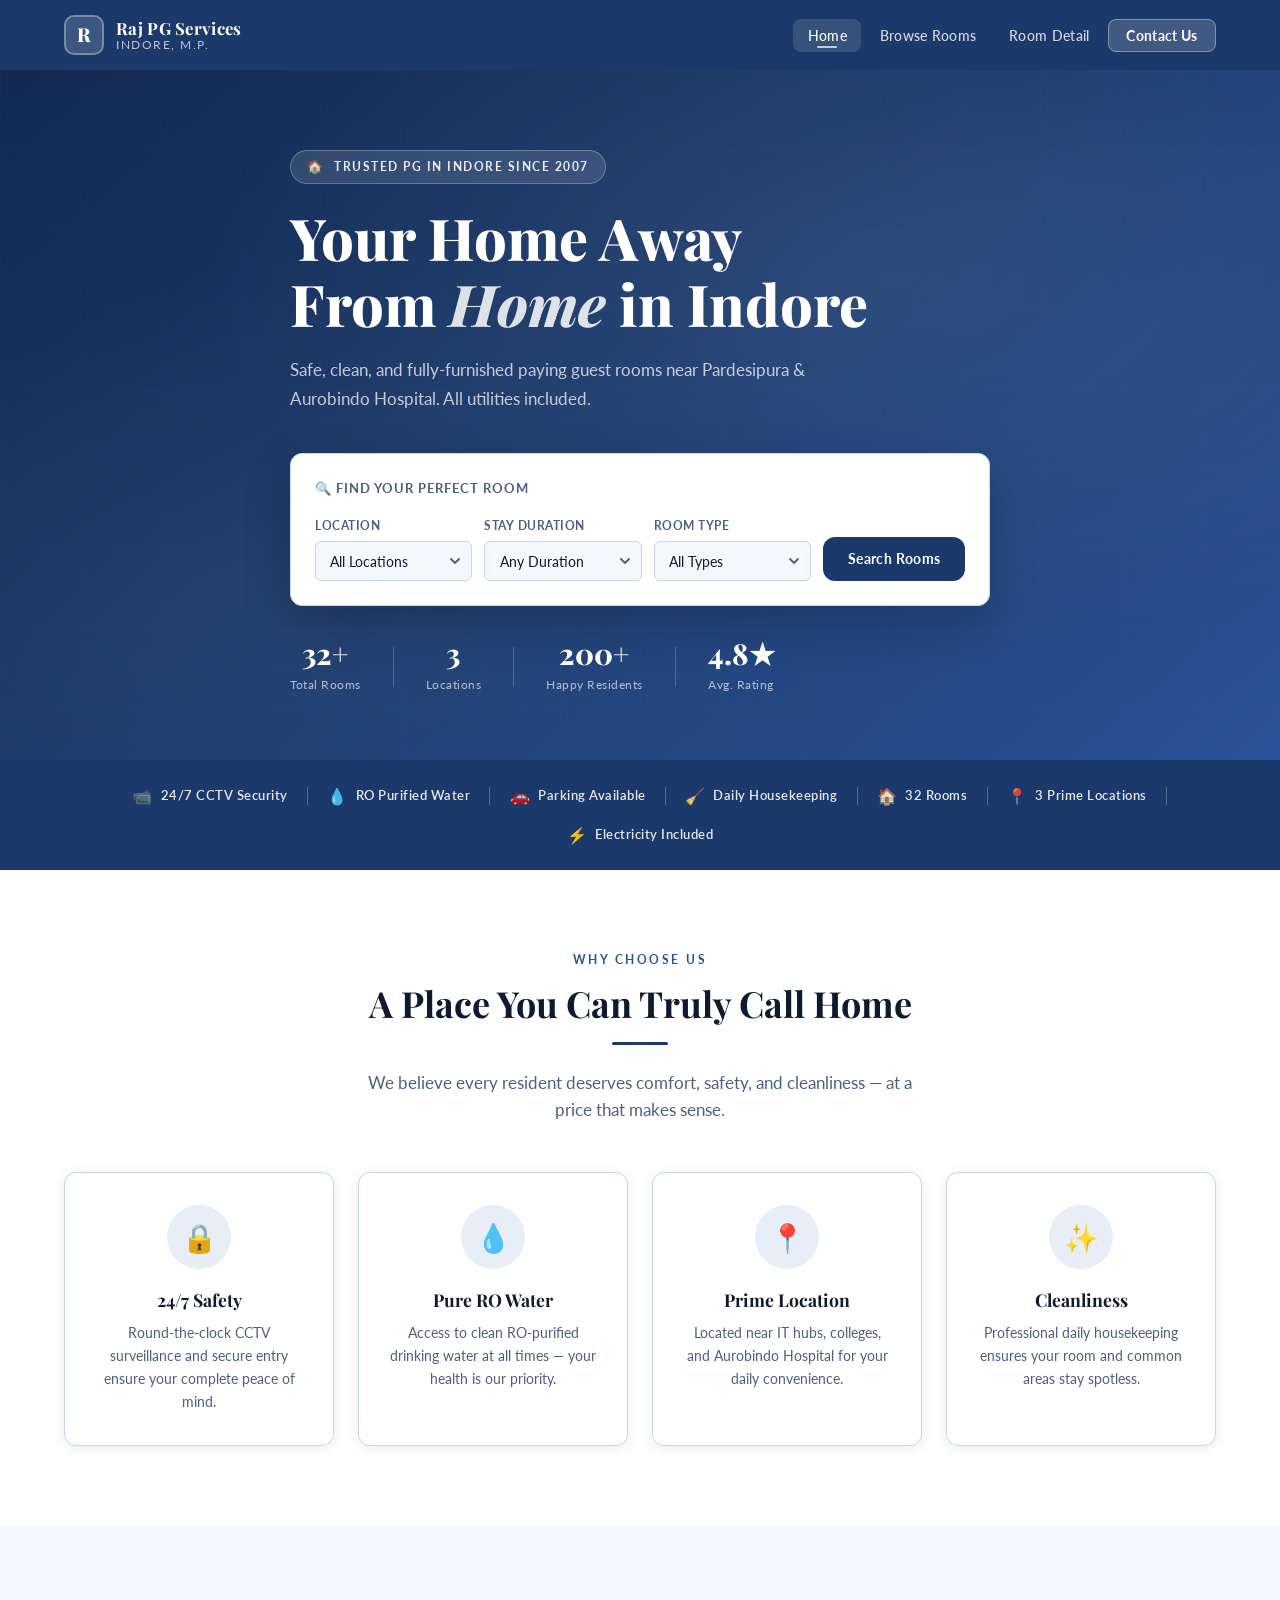
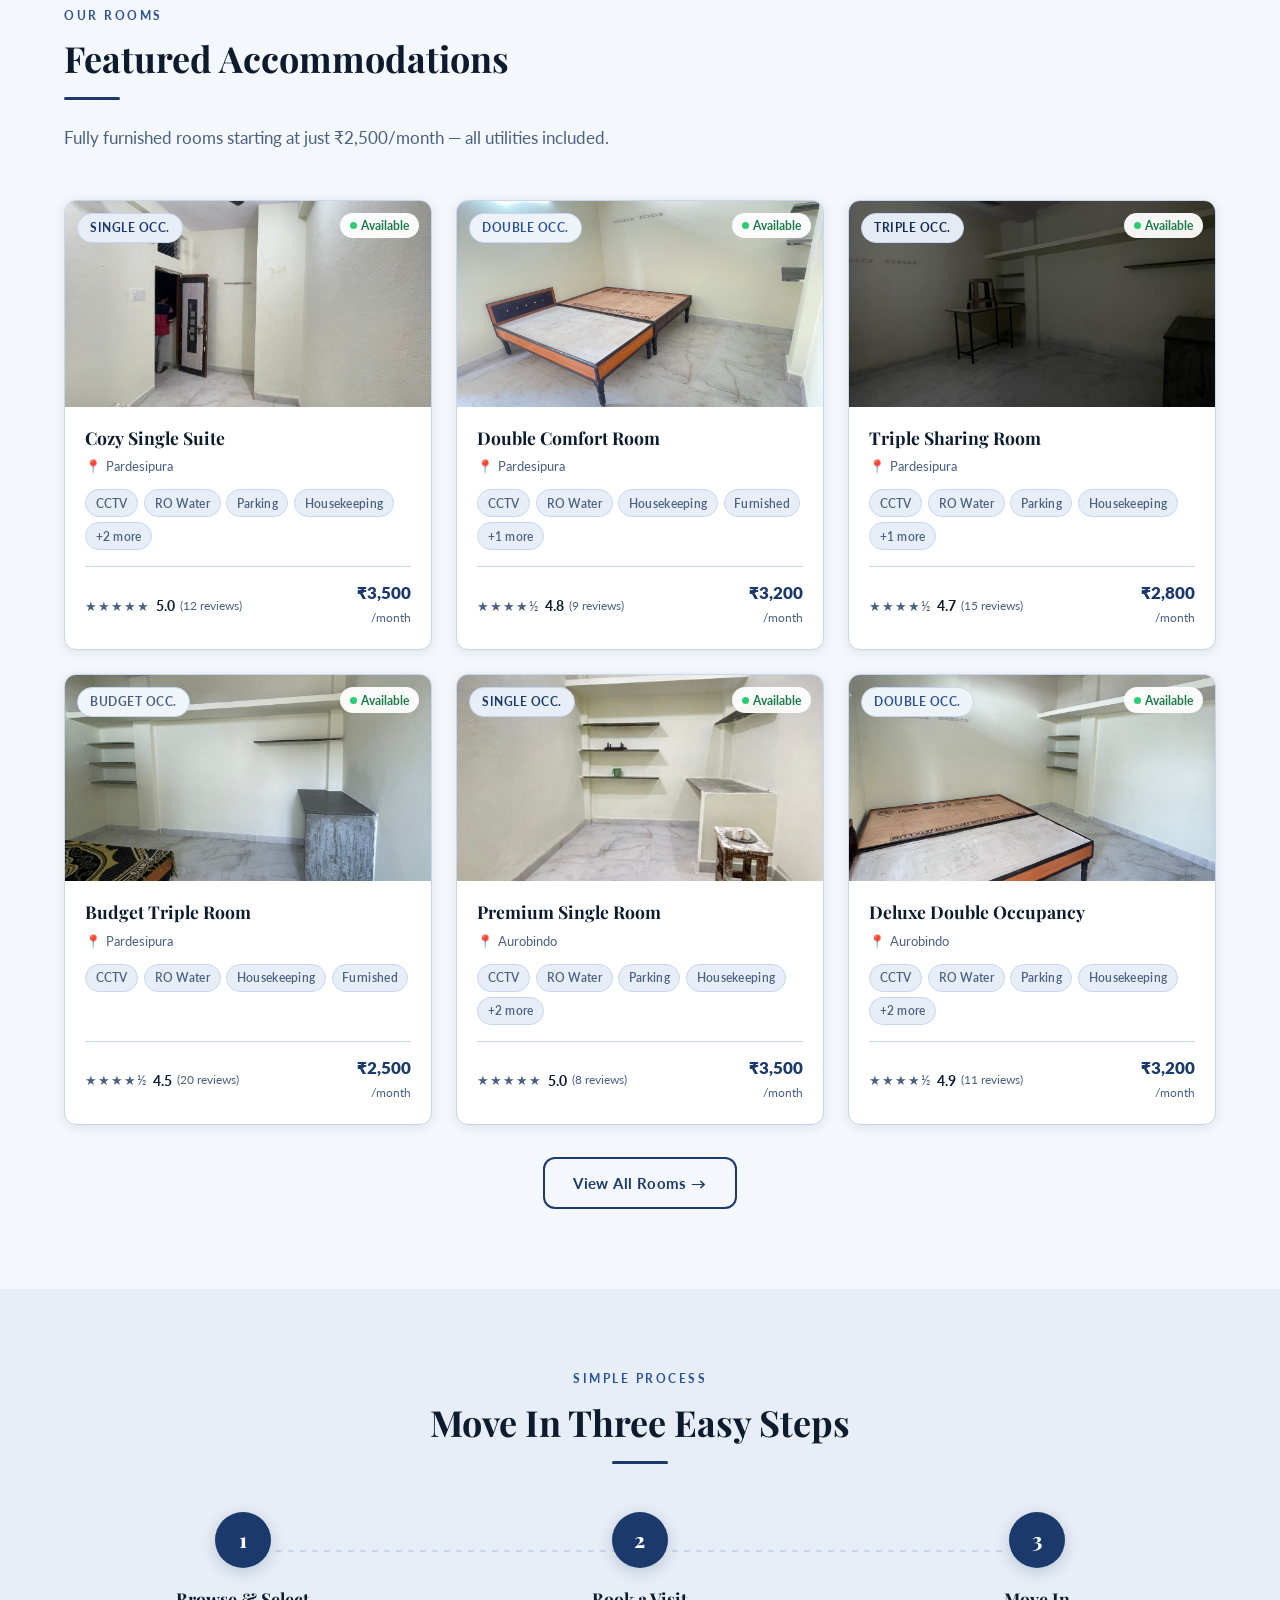
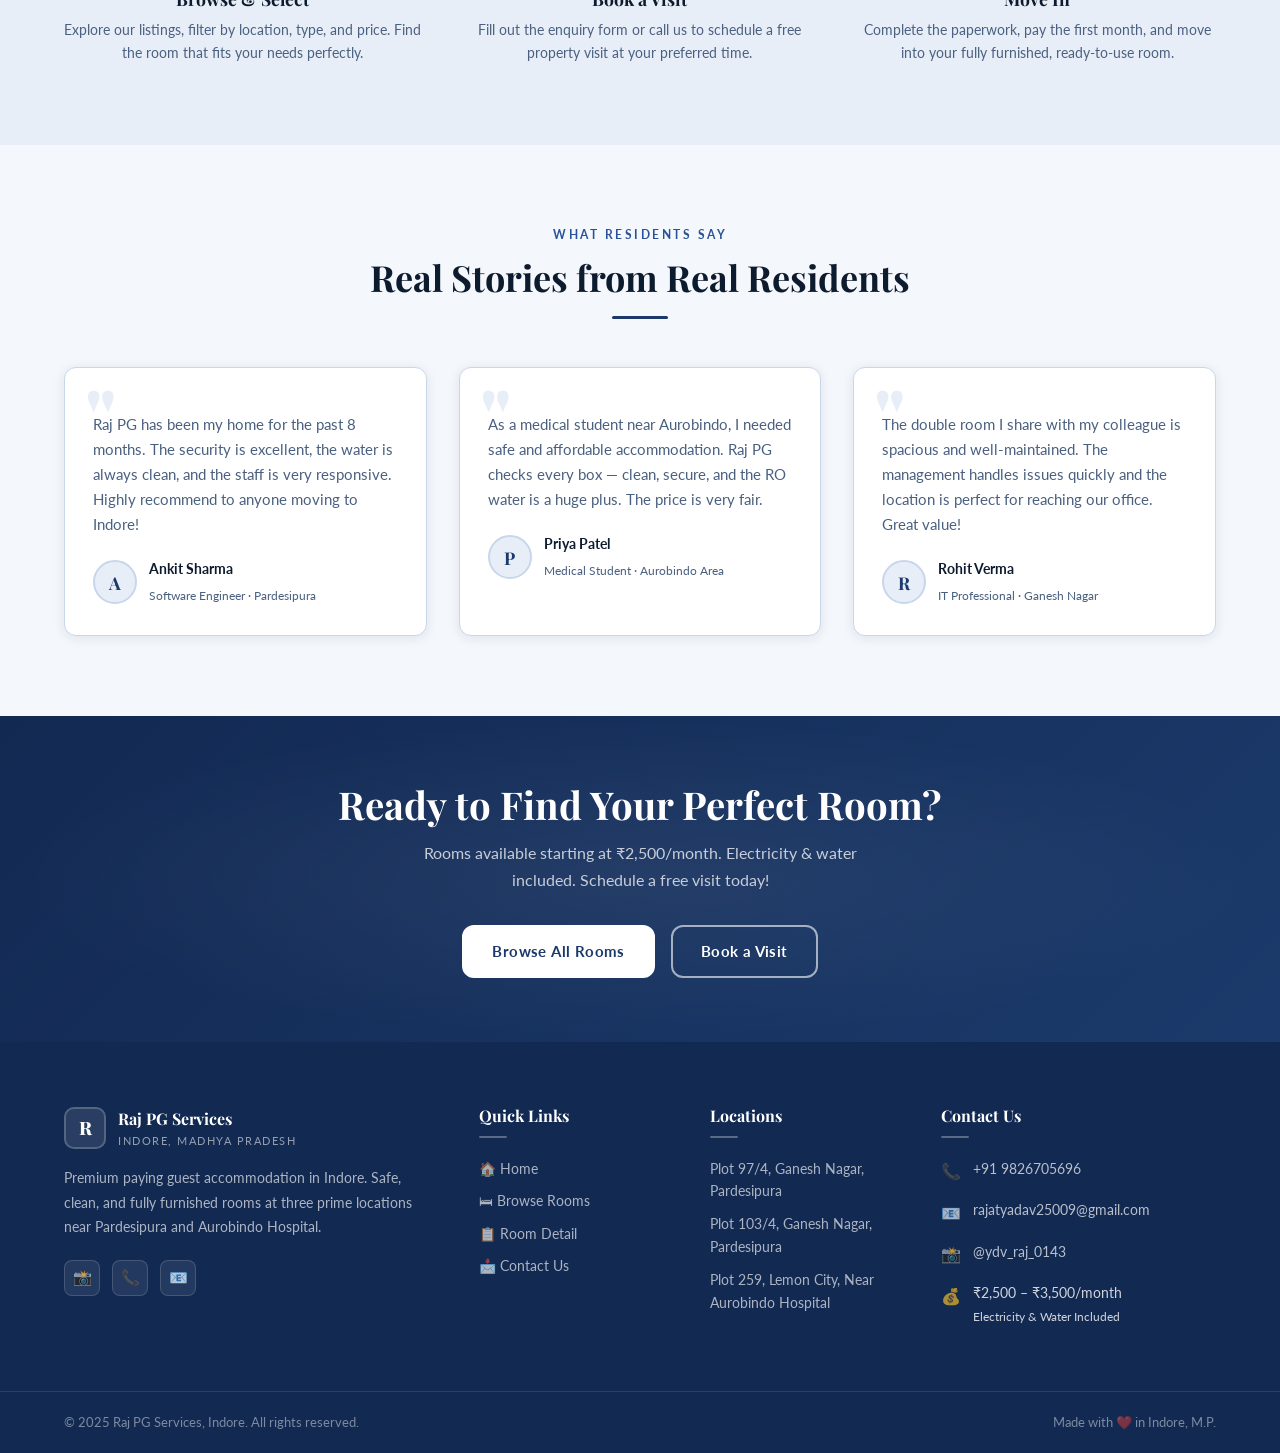
<file: index.html>
<!DOCTYPE html>
<html lang="en">
<head>
  <meta charset="UTF-8">
  <meta name="viewport" content="width=device-width, initial-scale=1.0">
  <meta name="description" content="Raj PG Services — Premium Paying Guest Accommodation in Indore. Safe, clean, and affordable PG rooms near Pardesipura and Aurobindo Hospital. ₹2,500–₹3,500/month.">
  <title>Raj PG Services | Premium PG Accommodation in Indore</title>
  <link rel="stylesheet" href="css/base.css">
  <link rel="stylesheet" href="css/components.css">
  <link rel="stylesheet" href="css/layout.css">
  <link rel="stylesheet" href="css/pages.css">
</head>
<body>

  <!-- ─── NAVBAR ─────────────────────────────── -->
  <nav class="navbar" id="navbar">
    <div class="nav-inner">
      <a href="index.html" class="nav-logo">
        <div class="nav-logo-icon">R</div>
        <div class="nav-logo-text">
          <span>Raj PG Services</span>
          <span>Indore, M.P.</span>
        </div>
      </a>
      <ul class="nav-links">
        <li><a href="index.html">Home</a></li>
        <li><a href="listings.html">Browse Rooms</a></li>
        <li><a href="detail.html">Room Detail</a></li>
        <li><a href="contact.html" class="nav-cta">Contact Us</a></li>
      </ul>
      <div class="hamburger" id="hamburger" aria-label="Toggle menu">
        <span></span>
        <span></span>
        <span></span>
      </div>
    </div>
  </nav>

  <!-- Mobile Nav -->
  <div class="nav-mobile" id="nav-mobile">
    <a href="index.html">Home</a>
    <a href="listings.html">Browse Rooms</a>
    <a href="detail.html">Room Detail</a>
    <a href="contact.html">Contact Us</a>
  </div>

  <!-- ─── HERO ────────────────────────────────── -->
  <section class="hero">
    <div class="container">
      <div class="hero-content">
        <div class="hero-eyebrow">
          <span>🏠</span>
          <span>Trusted PG in Indore Since 2007</span>
        </div>
        <h1>Your Home Away<br>From <em>Home</em> in Indore</h1>
        <p class="hero-subtitle">Safe, clean, and fully-furnished paying guest rooms near Pardesipura &amp; Aurobindo Hospital. All utilities included.</p>

        <!-- Search Box -->
        <div class="hero-search">
          <div class="hero-search-title">🔍 Find Your Perfect Room</div>
          <div class="hero-search-fields">
            <div class="search-field">
              <label for="search-location">Location</label>
              <select id="search-location">
                <option value="">All Locations</option>
                <option value="pardesipura">Plot no.-97/4 Ganesh nagar Pardesipura area, Indore</option>
                <option value="paredesipura">Plot no.-103/4 Ganesh nagar Pardesipura area, Indore</option>
                <option value="aurobindo">Plot no.-259 Lemon city paliya near Aurobindo hospital, Indore</option>
              </select>
            </div>
            <div class="search-field">
              <label for="search-duration">Stay Duration</label>
              <select id="search-duration">
                <option value="">Any Duration</option>
                <option value="1">1 Month</option>
                <option value="3">3 Months</option>
                <option value="6">6 Months</option>
                <option value="12">1 Year</option>
              </select>
            </div>
            <div class="search-field">
              <label for="search-type">Room Type</label>
              <select id="search-type">
                <option value="">All Types</option>
                <option value="single">Single Occupancy — ₹3,500</option>
                <option value="double">Double Occupancy — ₹3,200</option>
                <option value="triple">Triple Sharing — ₹2,800</option>
                <option value="budget">Budget Triple — ₹2,500</option>
              </select>
            </div>
            <a href="listings.html" class="btn btn-primary" id="hero-search-btn">Search Rooms</a>
          </div>
        </div>

        <div class="hero-stats">
          <div class="hero-stat">
            <strong>32+</strong>
            <span>Total Rooms</span>
          </div>
          <div class="hero-stat-sep"></div>
          <div class="hero-stat">
            <strong>3</strong>
            <span>Locations</span>
          </div>
          <div class="hero-stat-sep"></div>
          <div class="hero-stat">
            <strong>200+</strong>
            <span>Happy Residents</span>
          </div>
          <div class="hero-stat-sep"></div>
          <div class="hero-stat">
            <strong>4.8★</strong>
            <span>Avg. Rating</span>
          </div>
        </div>
      </div>
    </div>
  </section>

  <!-- ─── TRUST STRIP ──────────────────────────── -->
  <div class="trust-strip">
    <div class="container">
      <div class="trust-strip-inner">
        <div class="trust-item"><span class="t-icon">📹</span><span>24/7 CCTV Security</span></div>
        <div class="trust-separator"></div>
        <div class="trust-item"><span class="t-icon">💧</span><span>RO Purified Water</span></div>
        <div class="trust-separator"></div>
        <div class="trust-item"><span class="t-icon">🚗</span><span>Parking Available</span></div>
        <div class="trust-separator"></div>
        <div class="trust-item"><span class="t-icon">🧹</span><span>Daily Housekeeping</span></div>
        <div class="trust-separator"></div>
        <div class="trust-item"><span class="t-icon">🏠</span><span>32 Rooms</span></div>
        <div class="trust-separator"></div>
        <div class="trust-item"><span class="t-icon">📍</span><span>3 Prime Locations</span></div>
        <div class="trust-separator"></div>
        <div class="trust-item"><span class="t-icon">⚡</span><span>Electricity Included</span></div>
      </div>
    </div>
  </div>

  <!-- ─── WHY CHOOSE US ─────────────────────────── -->
  <section class="section why-section">
    <div class="container">
      <div class="section-header center">
        <span class="eyebrow">Why Choose Us</span>
        <h2>A Place You Can Truly Call Home</h2>
        <div class="divider center"></div>
        <p>We believe every resident deserves comfort, safety, and cleanliness — at a price that makes sense.</p>
      </div>
      <div class="grid-4">
        <div class="feature-card">
          <div class="feature-card-icon"><span>🔒</span></div>
          <h3>24/7 Safety</h3>
          <p>Round-the-clock CCTV surveillance and secure entry ensure your complete peace of mind.</p>
        </div>
        <div class="feature-card">
          <div class="feature-card-icon"><span>💧</span></div>
          <h3>Pure RO Water</h3>
          <p>Access to clean RO-purified drinking water at all times — your health is our priority.</p>
        </div>
        <div class="feature-card">
          <div class="feature-card-icon"><span>📍</span></div>
          <h3>Prime Location</h3>
          <p>Located near IT hubs, colleges, and Aurobindo Hospital for your daily convenience.</p>
        </div>
        <div class="feature-card">
          <div class="feature-card-icon"><span>✨</span></div>
          <h3>Cleanliness</h3>
          <p>Professional daily housekeeping ensures your room and common areas stay spotless.</p>
        </div>
      </div>
    </div>
  </section>

  <!-- ─── FEATURED ROOMS ────────────────────────── -->
  <section class="section featured-rooms-section">
    <div class="container">
      <div class="section-header">
        <span class="eyebrow">Our Rooms</span>
        <h2>Featured Accommodations</h2>
        <div class="divider"></div>
        <p>Fully furnished rooms starting at just ₹2,500/month — all utilities included.</p>
      </div>
      <div class="grid-auto" id="featured-rooms-grid">
        <!-- Rendered by JS -->
        <p style="color:var(--text-light); font-size:0.9rem;">Loading rooms...</p>
      </div>
      <div class="text-center mt-4">
        <a href="listings.html" class="btn btn-outline">View All Rooms →</a>
      </div>
    </div>
  </section>

  <!-- ─── HOW IT WORKS ──────────────────────────── -->
  <section class="section how-section">
    <div class="container">
      <div class="section-header center">
        <span class="eyebrow">Simple Process</span>
        <h2>Move In Three Easy Steps</h2>
        <div class="divider center"></div>
      </div>
      <div class="steps-grid">
        <div class="step-card">
          <div class="step-number">1</div>
          <h3>Browse &amp; Select</h3>
          <p>Explore our listings, filter by location, type, and price. Find the room that fits your needs perfectly.</p>
        </div>
        <div class="step-card">
          <div class="step-number">2</div>
          <h3>Book a Visit</h3>
          <p>Fill out the enquiry form or call us to schedule a free property visit at your preferred time.</p>
        </div>
        <div class="step-card">
          <div class="step-number">3</div>
          <h3>Move In</h3>
          <p>Complete the paperwork, pay the first month, and move into your fully furnished, ready-to-use room.</p>
        </div>
      </div>
    </div>
  </section>

  <!-- ─── TESTIMONIALS ─────────────────────────── -->
  <section class="section testimonials-section">
    <div class="container">
      <div class="section-header center">
        <span class="eyebrow">What Residents Say</span>
        <h2>Real Stories from Real Residents</h2>
        <div class="divider center"></div>
      </div>
      <div class="grid-3">
        <div class="testimonial-card">
          <p>Raj PG has been my home for the past 8 months. The security is excellent, the water is always clean, and the staff is very responsive. Highly recommend to anyone moving to Indore!</p>
          <div class="testimonial-author">
            <div class="testimonial-avatar">A</div>
            <div class="testimonial-info">
              <strong>Ankit Sharma</strong>
              <span>Software Engineer · Pardesipura</span>
            </div>
          </div>
        </div>
        <div class="testimonial-card">
          <p>As a medical student near Aurobindo, I needed safe and affordable accommodation. Raj PG checks every box — clean, secure, and the RO water is a huge plus. The price is very fair.</p>
          <div class="testimonial-author">
            <div class="testimonial-avatar">P</div>
            <div class="testimonial-info">
              <strong>Priya Patel</strong>
              <span>Medical Student · Aurobindo Area</span>
            </div>
          </div>
        </div>
        <div class="testimonial-card">
          <p>The double room I share with my colleague is spacious and well-maintained. The management handles issues quickly and the location is perfect for reaching our office. Great value!</p>
          <div class="testimonial-author">
            <div class="testimonial-avatar">R</div>
            <div class="testimonial-info">
              <strong>Rohit Verma</strong>
              <span>IT Professional · Ganesh Nagar</span>
            </div>
          </div>
        </div>
      </div>
    </div>
  </section>

  <!-- ─── CTA BANNER ────────────────────────────── -->
  <section class="cta-banner">
    <div class="container" style="position:relative;z-index:1;">
      <h2>Ready to Find Your Perfect Room?</h2>
      <p>Rooms available starting at ₹2,500/month. Electricity &amp; water included. Schedule a free visit today!</p>
      <div class="cta-banner-btns">
        <a href="listings.html" class="btn btn-white">Browse All Rooms</a>
        <a href="contact.html" class="btn btn-outline-white">Book a Visit</a>
      </div>
    </div>
  </section>

  <!-- ─── FOOTER ────────────────────────────────── -->
  <footer class="footer">
    <div class="footer-grid">
      <div class="footer-brand">
        <div class="footer-brand-logo">
          <div class="logo-icon">R</div>
          <div class="logo-text">
            <span>Raj PG Services</span>
            <span>Indore, Madhya Pradesh</span>
          </div>
        </div>
        <p>Premium paying guest accommodation in Indore. Safe, clean, and fully furnished rooms at three prime locations near Pardesipura and Aurobindo Hospital.</p>
        <div class="footer-social">
          <a href="https://www.instagram.com/ydv_raj_0143" target="_blank" rel="noopener" title="Instagram">📸</a>
          <a href="tel:+919826705696" title="Call Us">📞</a>
          <a href="mailto:rajatyadav25009@gmail.com" title="Email Us">📧</a>
        </div>
      </div>

      <div class="footer-col">
        <h4>Quick Links</h4>
        <ul>
          <li><a href="index.html">🏠 Home</a></li>
          <li><a href="listings.html">🛏 Browse Rooms</a></li>
          <li><a href="detail.html">📋 Room Detail</a></li>
          <li><a href="contact.html">📩 Contact Us</a></li>
        </ul>
      </div>

      <div class="footer-col">
        <h4>Locations</h4>
        <ul>
          <li><a href="listings.html">Plot 97/4, Ganesh Nagar, Pardesipura</a></li>
          <li><a href="listings.html">Plot 103/4, Ganesh Nagar, Pardesipura</a></li>
          <li><a href="listings.html">Plot 259, Lemon City, Near Aurobindo Hospital</a></li>
        </ul>
      </div>

      <div class="footer-col">
        <h4>Contact Us</h4>
        <div class="footer-contact-item">
          <span class="icon">📞</span>
          <div>
            <a href="tel:+919826705696">+91 9826705696</a>
          </div>
        </div>
        <div class="footer-contact-item">
          <span class="icon">📧</span>
          <div>
            <a href="mailto:rajatyadav25009@gmail.com">rajatyadav25009@gmail.com</a>
          </div>
        </div>
        <div class="footer-contact-item">
          <span class="icon">📸</span>
          <div>
            <a href="https://www.instagram.com/ydv_raj_0143" target="_blank" rel="noopener">@ydv_raj_0143</a>
          </div>
        </div>
        <div class="footer-contact-item">
          <span class="icon">💰</span>
          <div>
            <span>₹2,500 – ₹3,500/month<br><small>Electricity &amp; Water Included</small></span>
          </div>
        </div>
      </div>
    </div>

    <div class="footer-bottom">
      <div class="footer-bottom-inner">
        <span>© 2025 Raj PG Services, Indore. All rights reserved.</span>
        <span>Made with ❤️ in Indore, M.P.</span>
      </div>
    </div>
  </footer>

  <!-- Scroll to top button -->
  <button id="scrollTopBtn" aria-label="Scroll to top">↑</button>

  <!-- JS -->
  <script src="data/rooms.js"></script>
  <script src="js/utils.js"></script>
  <script src="js/nav.js"></script>
  <script>
    // Render featured rooms (first 6)
    document.addEventListener('DOMContentLoaded', () => {
      const grid = document.getElementById('featured-rooms-grid');
      if (!grid || typeof rooms === 'undefined') return;
      const featured = rooms.slice(0, 6);
      grid.innerHTML = featured.map(room => renderRoomCard(room)).join('');
      // Make cards clickable
      grid.querySelectorAll('.room-card').forEach(card => {
        card.style.cursor = 'pointer';
        card.addEventListener('click', () => {
          window.location.href = 'detail.html?room=' + card.dataset.id;
        });
      });
    });

    // Hero search button
    document.getElementById('hero-search-btn')?.addEventListener('click', (e) => {
      const type = document.getElementById('search-type').value;
      if (type) {
        e.preventDefault();
        window.location.href = 'listings.html';
      }
    });
  </script>
</body>
</html>
</file>
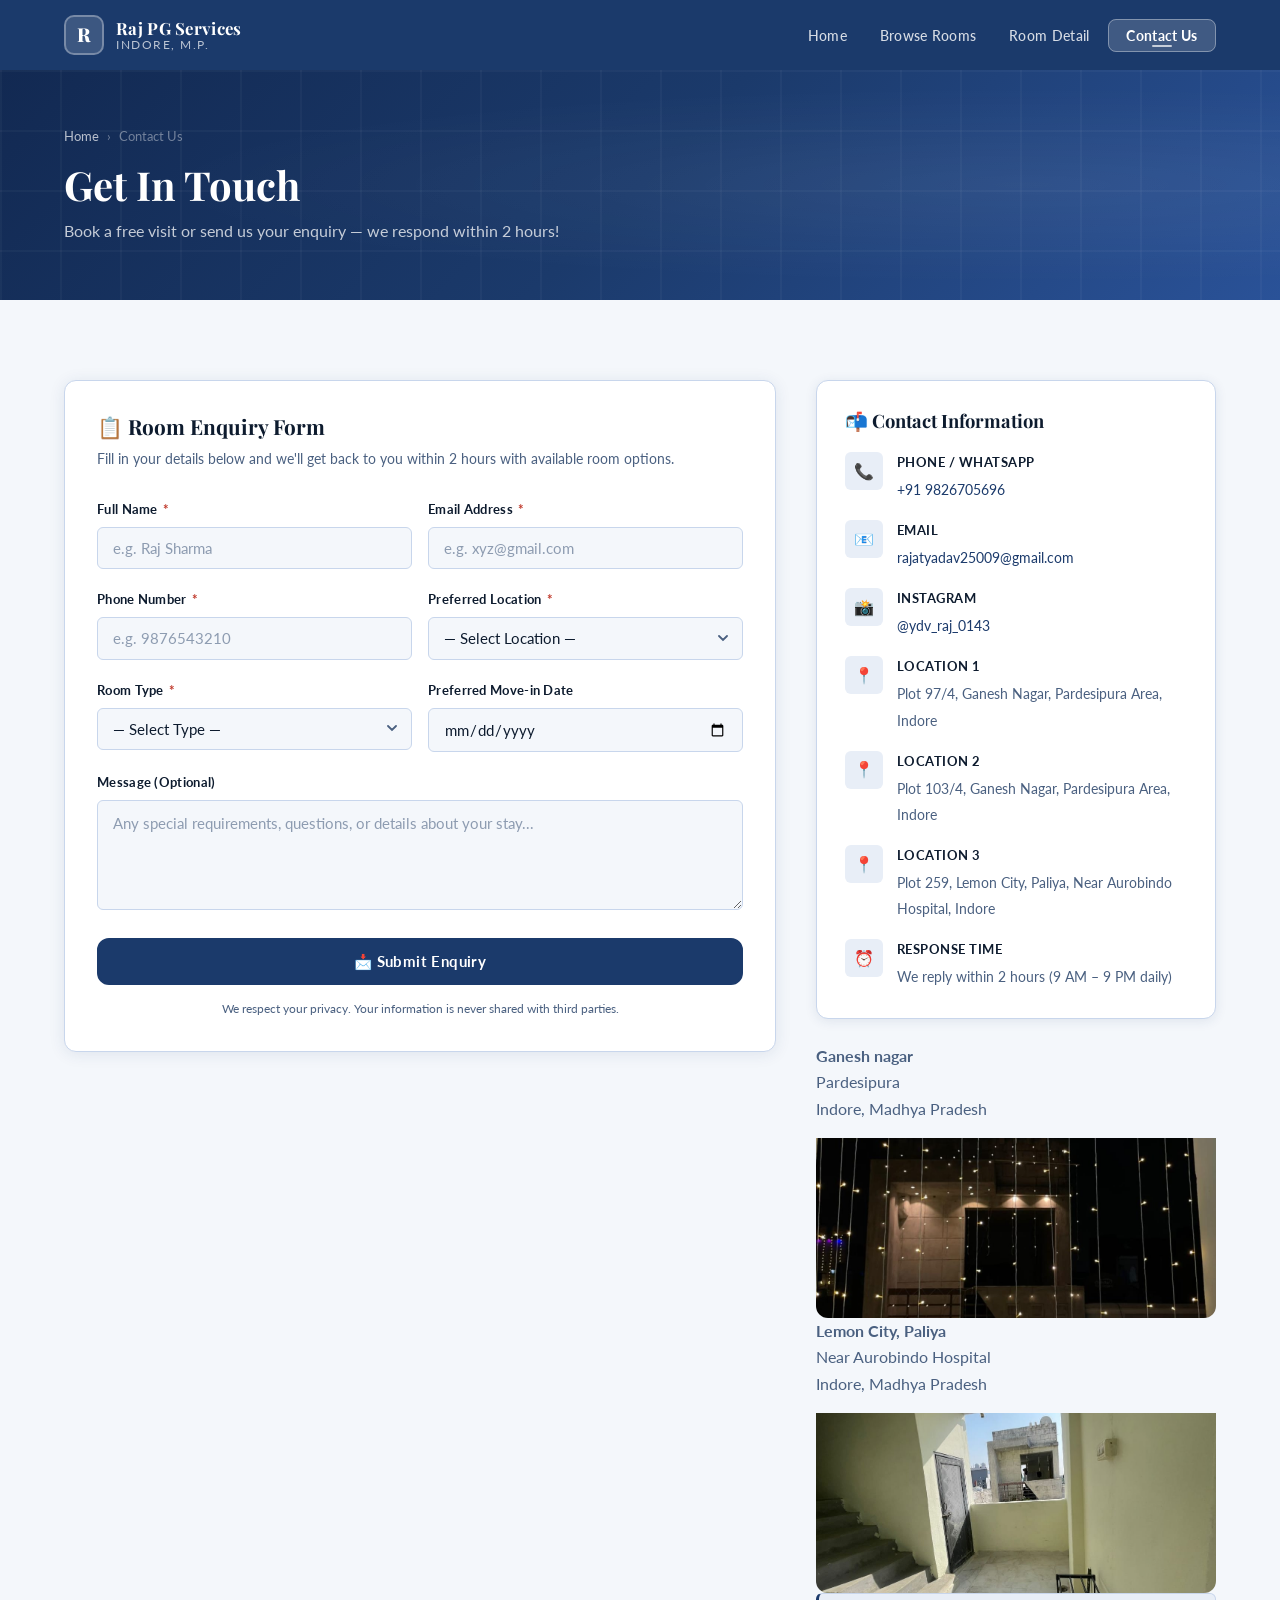
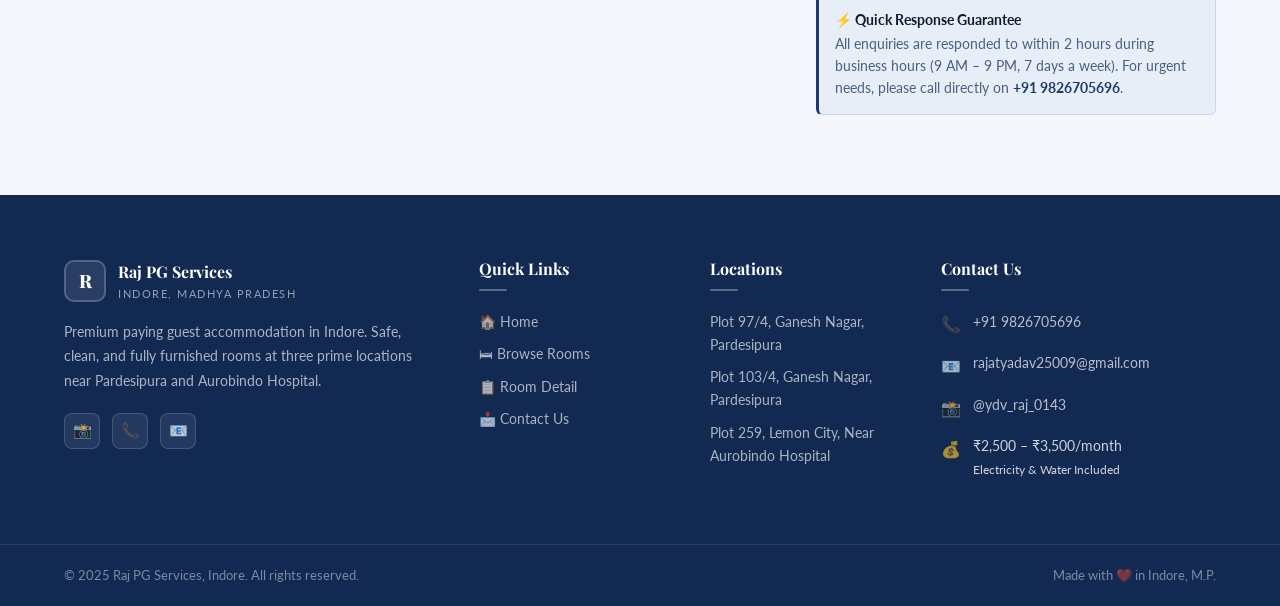
<file: contact.html>
<!DOCTYPE html>
<html lang="en">
<head>
  <meta charset="UTF-8">
  <meta name="viewport" content="width=device-width, initial-scale=1.0">
  <meta name="description" content="Contact Raj PG Services in Indore. Book a visit, send an enquiry, or call +91 79878 03551. PG accommodation near Pardesipura and Aurobindo Hospital.">
  <title>Contact Us | Raj PG Services Indore</title>
  <link rel="stylesheet" href="css/base.css">
  <link rel="stylesheet" href="css/components.css">
  <link rel="stylesheet" href="css/layout.css">
  <link rel="stylesheet" href="css/pages.css">
</head>
<body>

  <!-- ─── NAVBAR ─────────────────────────────── -->
  <nav class="navbar" id="navbar">
    <div class="nav-inner">
      <a href="index.html" class="nav-logo">
        <div class="nav-logo-icon">R</div>
        <div class="nav-logo-text">
          <span>Raj PG Services</span>
          <span>Indore, M.P.</span>
        </div>
      </a>
      <ul class="nav-links">
        <li><a href="index.html">Home</a></li>
        <li><a href="listings.html">Browse Rooms</a></li>
        <li><a href="detail.html">Room Detail</a></li>
        <li><a href="contact.html" class="nav-cta">Contact Us</a></li>
      </ul>
      <div class="hamburger" id="hamburger" aria-label="Toggle menu">
        <span></span>
        <span></span>
        <span></span>
      </div>
    </div>
  </nav>

  <!-- Mobile Nav -->
  <div class="nav-mobile" id="nav-mobile">
    <a href="index.html">Home</a>
    <a href="listings.html">Browse Rooms</a>
    <a href="detail.html">Room Detail</a>
    <a href="contact.html">Contact Us</a>
  </div>

  <!-- ─── PAGE BANNER ──────────────────────────── -->
  <section class="page-banner">
    <div class="container">
      <div class="page-banner-content">
        <div class="breadcrumb">
          <a href="index.html">Home</a>
          <span>›</span>
          <span>Contact Us</span>
        </div>
        <h1>Get In Touch</h1>
        <p>Book a free visit or send us your enquiry — we respond within 2 hours!</p>
      </div>
    </div>
  </section>

  <!-- ─── CONTACT CONTENT ──────────────────────── -->
  <section class="section">
    <div class="container">
      <div class="contact-layout">

        <!-- LEFT: Enquiry Form -->
        <div>
          <div class="contact-form-card">
            <h3>📋 Room Enquiry Form</h3>
            <p>Fill in your details below and we'll get back to you within 2 hours with available room options.</p>

            <!-- Success Message -->
            <div class="success-message" id="success-message">
              <div class="success-icon">✅</div>
              <h3>Enquiry Sent Successfully!</h3>
              <p>Thank you! We've received your enquiry and will contact you within 2 hours on the phone number or email you provided.</p>
              <br>
              <p style="font-size:0.88rem; color:var(--text-light);">You can also reach us directly:<br>
                <a href="tel:+919826705696" style="color:var(--accent); font-weight:700;">📞 +91 9826705696</a>
              </p>
              <br>
              <button class="btn btn-outline" id="send-another">Send Another Enquiry</button>
            </div>

            <!-- Form -->
            <form id="enquiry-form" novalidate>
              <div class="form-row">
                <div class="form-group">
                  <label for="name">Full Name <span class="required">*</span></label>
                  <input type="text" class="form-control" id="name" name="name" placeholder="e.g. Raj Sharma" autocomplete="name">
                  <span class="field-error" id="name-error">Please enter your full name (min. 2 characters).</span>
                </div>
                <div class="form-group">
                  <label for="email">Email Address <span class="required">*</span></label>
                  <input type="email" class="form-control" id="email" name="email" placeholder="e.g. xyz@gmail.com" autocomplete="email">
                  <span class="field-error" id="email-error">Please enter a valid email address.</span>
                </div>
              </div>

              <div class="form-row">
                <div class="form-group">
                  <label for="phone">Phone Number <span class="required">*</span></label>
                  <input type="tel" class="form-control" id="phone" name="phone" placeholder="e.g. 9876543210" autocomplete="tel">
                  <span class="field-error" id="phone-error">Please enter a valid 10-digit Indian mobile number.</span>
                </div>
                <div class="form-group">
                  <label for="location">Preferred Location <span class="required">*</span></label>
                  <select class="form-control" id="location" name="location">
                    <option value="">— Select Location —</option>
                    <option value="Plot 97/4, Ganesh Nagar, Pardesipura Area, Indore">Plot 97/4, Ganesh Nagar, Pardesipura</option>
                    <option value="Plot 103/4, Ganesh Nagar, Pardesipura Area, Indore">Plot 103/4, Ganesh Nagar, Pardesipura</option>
                    <option value="Plot 259, Lemon City, Paliya, Near Aurobindo Hospital, Indore">Plot 259, Near Aurobindo Hospital</option>
                    <option value="Any">Any Location</option>
                  </select>
                  <span class="field-error" id="location-error">Please select a preferred location.</span>
                </div>
              </div>

              <div class="form-row">
                <div class="form-group">
                  <label for="room-type">Room Type <span class="required">*</span></label>
                  <select class="form-control" id="room-type" name="room-type">
                    <option value="">— Select Type —</option>
                    <option value="Single">Single Occupancy — ₹3,500/month</option>
                    <option value="Double">Double Occupancy — ₹3,200/month</option>
                    <option value="Triple">Triple Sharing — ₹2,800/month</option>
                    <option value="Budget">Budget Triple — ₹2,500/month</option>
                  </select>
                  <span class="field-error" id="room-type-error">Please select a room type.</span>
                </div>
                <div class="form-group">
                  <label for="movein-date">Preferred Move-in Date</label>
                  <input type="date" class="form-control" id="movein-date" name="movein-date">
                </div>
              </div>

              <div class="form-group">
                <label for="message">Message (Optional)</label>
                <textarea class="form-control" id="message" name="message" placeholder="Any special requirements, questions, or details about your stay..."></textarea>
              </div>

              <button type="submit" class="btn btn-primary btn-block" style="margin-top:0.5rem;">
                📩 Submit Enquiry
              </button>

              <p style="font-size:0.78rem; color:var(--text-light); margin-top:0.9rem; text-align:center;">
                We respect your privacy. Your information is never shared with third parties.
              </p>
            </form>
          </div>
        </div>

        <!-- RIGHT: Info + Maps -->
        <div>

          <!-- Contact Info Card -->
          <div class="contact-info-card">
            <h3>📬 Contact Information</h3>

            <div class="contact-info-item">
              <div class="info-icon">📞</div>
              <div class="info-text">
                <strong>Phone / WhatsApp</strong>
                <a href="tel:+919826705696">+91 9826705696</a>
              </div>
            </div>

            <div class="contact-info-item">
              <div class="info-icon">📧</div>
              <div class="info-text">
                <strong>Email</strong>
                <a href="mailto:rajatyadav25009@gmail.com">rajatyadav25009@gmail.com</a>
              </div>
            </div>

            <div class="contact-info-item">
              <div class="info-icon">📸</div>
              <div class="info-text">
                <strong>Instagram</strong>
                <a href="https://www.instagram.com/ydv_raj_0143" target="_blank" rel="noopener">@ydv_raj_0143</a>
              </div>
            </div>

            <div class="contact-info-item">
              <div class="info-icon">📍</div>
              <div class="info-text">
                <strong>Location 1</strong>
                <span>Plot 97/4, Ganesh Nagar, Pardesipura Area, Indore</span>
              </div>
            </div>

            <div class="contact-info-item">
              <div class="info-icon">📍</div>
              <div class="info-text">
                <strong>Location 2</strong>
                <span>Plot 103/4, Ganesh Nagar, Pardesipura Area, Indore</span>
              </div>
            </div>

            <div class="contact-info-item">
              <div class="info-icon">📍</div>
              <div class="info-text">
                <strong>Location 3</strong>
                <span>Plot 259, Lemon City, Paliya, Near Aurobindo Hospital, Indore</span>
              </div>
            </div>

            <div class="contact-info-item">
              <div class="info-icon">⏰</div>
              <div class="info-text">
                <strong>Response Time</strong>
                <span>We reply within 2 hours (9 AM – 9 PM daily)</span>
              </div>
            </div>
          </div>

          <!-- Map 1 -->
          <div style="position:relative; border-radius:12px; overflow:hidden;">
            <p><strong>Ganesh nagar</strong><br>Pardesipura<br>Indore, Madhya Pradesh</p>
            <img src="images/WhatsApp Image 2026-04-16 at 18.13.29.jpeg" alt="Location" style="width:100%; height:180px; object-fit:cover;">
          </div>

         
          <!-- Map 2 -->
          <div style="position:relative; border-radius:12px; overflow:hidden;">
             <p><strong>Lemon City, Paliya</strong><br>Near Aurobindo Hospital<br>Indore, Madhya Pradesh</p>
             <img src="images/WhatsApp Image 2026-04-16 at 18.13.30.jpeg" alt="Location" style="width:100%; height:180px; object-fit:cover;">
          </div>

          <!-- Quick Response Note -->
          <div class="quick-response-note">
            <strong>⚡ Quick Response Guarantee</strong>
            All enquiries are responded to within 2 hours during business hours (9 AM – 9 PM, 7 days a week). For urgent needs, please call directly on <a href="tel:+919826705696" style="color:var(--accent); font-weight:700;">+91 9826705696</a>.
          </div>

        </div>

      </div>
    </div>
  </section>

  <!-- ─── FOOTER ────────────────────────────────── -->
  <footer class="footer">
    <div class="footer-grid">
      <div class="footer-brand">
        <div class="footer-brand-logo">
          <div class="logo-icon">R</div>
          <div class="logo-text">
            <span>Raj PG Services</span>
            <span>Indore, Madhya Pradesh</span>
          </div>
        </div>
        <p>Premium paying guest accommodation in Indore. Safe, clean, and fully furnished rooms at three prime locations near Pardesipura and Aurobindo Hospital.</p>
        <div class="footer-social">
          <a href="https://www.instagram.com/ydv_raj_0143" target="_blank" rel="noopener" title="Instagram">📸</a>
          <a href="tel:+919826705696" title="Call Us">📞</a>
          <a href="mailto:rajatyadav25009@gmail.com" title="Email Us">📧</a>
        </div>
      </div>
      <div class="footer-col">
        <h4>Quick Links</h4>
        <ul>
          <li><a href="index.html">🏠 Home</a></li>
          <li><a href="listings.html">🛏 Browse Rooms</a></li>
          <li><a href="detail.html">📋 Room Detail</a></li>
          <li><a href="contact.html">📩 Contact Us</a></li>
        </ul>
      </div>
      <div class="footer-col">
        <h4>Locations</h4>
        <ul>
          <li><a href="listings.html">Plot 97/4, Ganesh Nagar, Pardesipura</a></li>
          <li><a href="listings.html">Plot 103/4, Ganesh Nagar, Pardesipura</a></li>
          <li><a href="listings.html">Plot 259, Lemon City, Near Aurobindo Hospital</a></li>
        </ul>
      </div>
      <div class="footer-col">
        <h4>Contact Us</h4>
        <div class="footer-contact-item">
          <span class="icon">📞</span>
          <div><a href="tel:+919826705696">+91 9826705696</a></div>
        </div>
        <div class="footer-contact-item">
          <span class="icon">📧</span>
          <div><a href="mailto:rajatyadav25009@gmail.com">rajatyadav25009@gmail.com</a></div>
        </div>
        <div class="footer-contact-item">
          <span class="icon">📸</span>
          <div><a href="https://www.instagram.com/ydv_raj_0143" target="_blank" rel="noopener">@ydv_raj_0143</a></div>
        </div>
        <div class="footer-contact-item">
          <span class="icon">💰</span>
          <div><span>₹2,500 – ₹3,500/month<br><small>Electricity &amp; Water Included</small></span></div>
        </div>
      </div>
    </div>
    <div class="footer-bottom">
      <div class="footer-bottom-inner">
        <span>© 2025 Raj PG Services, Indore. All rights reserved.</span>
        <span>Made with ❤️ in Indore, M.P.</span>
      </div>
    </div>
  </footer>

  <button id="scrollTopBtn" aria-label="Scroll to top">↑</button>

  <script src="data/rooms.js"></script>
  <script src="js/utils.js"></script>
  <script src="js/nav.js"></script>
  <script src="js/contact.js"></script>
</body>
</html>
</file>
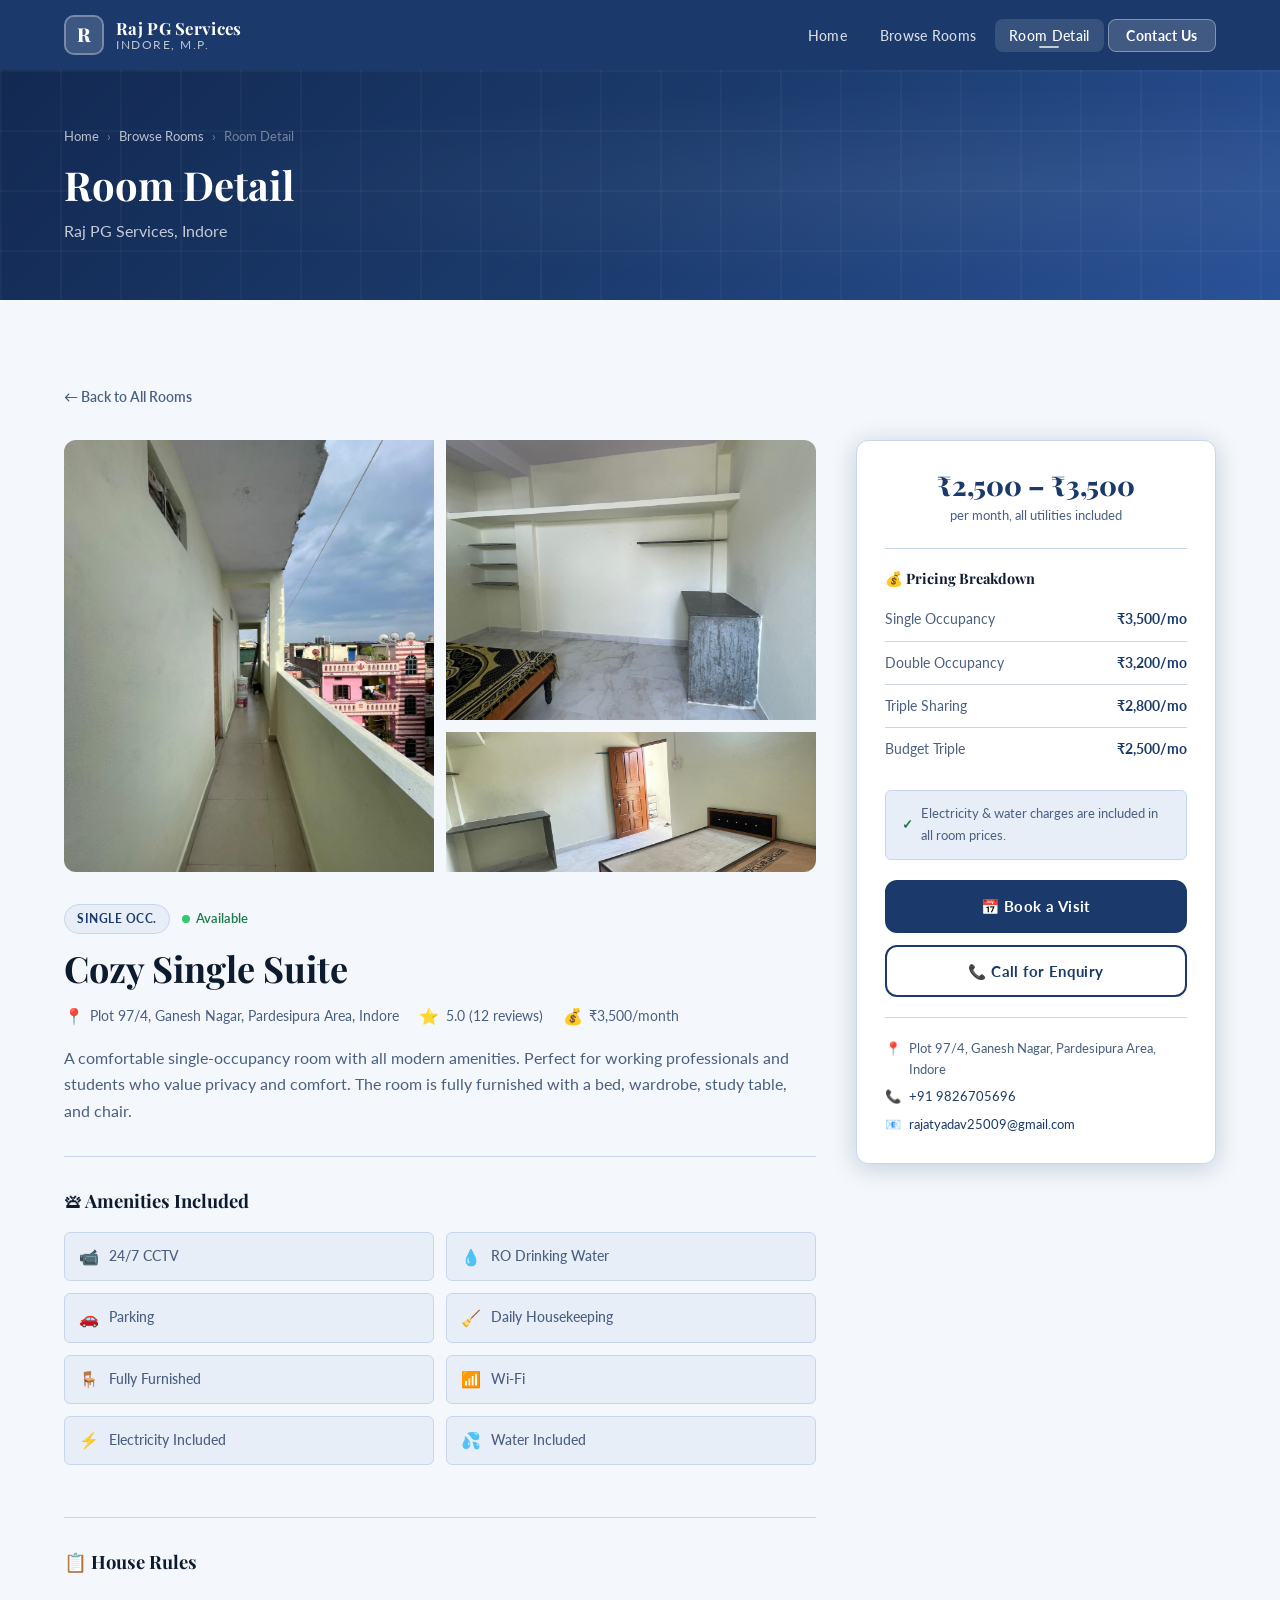
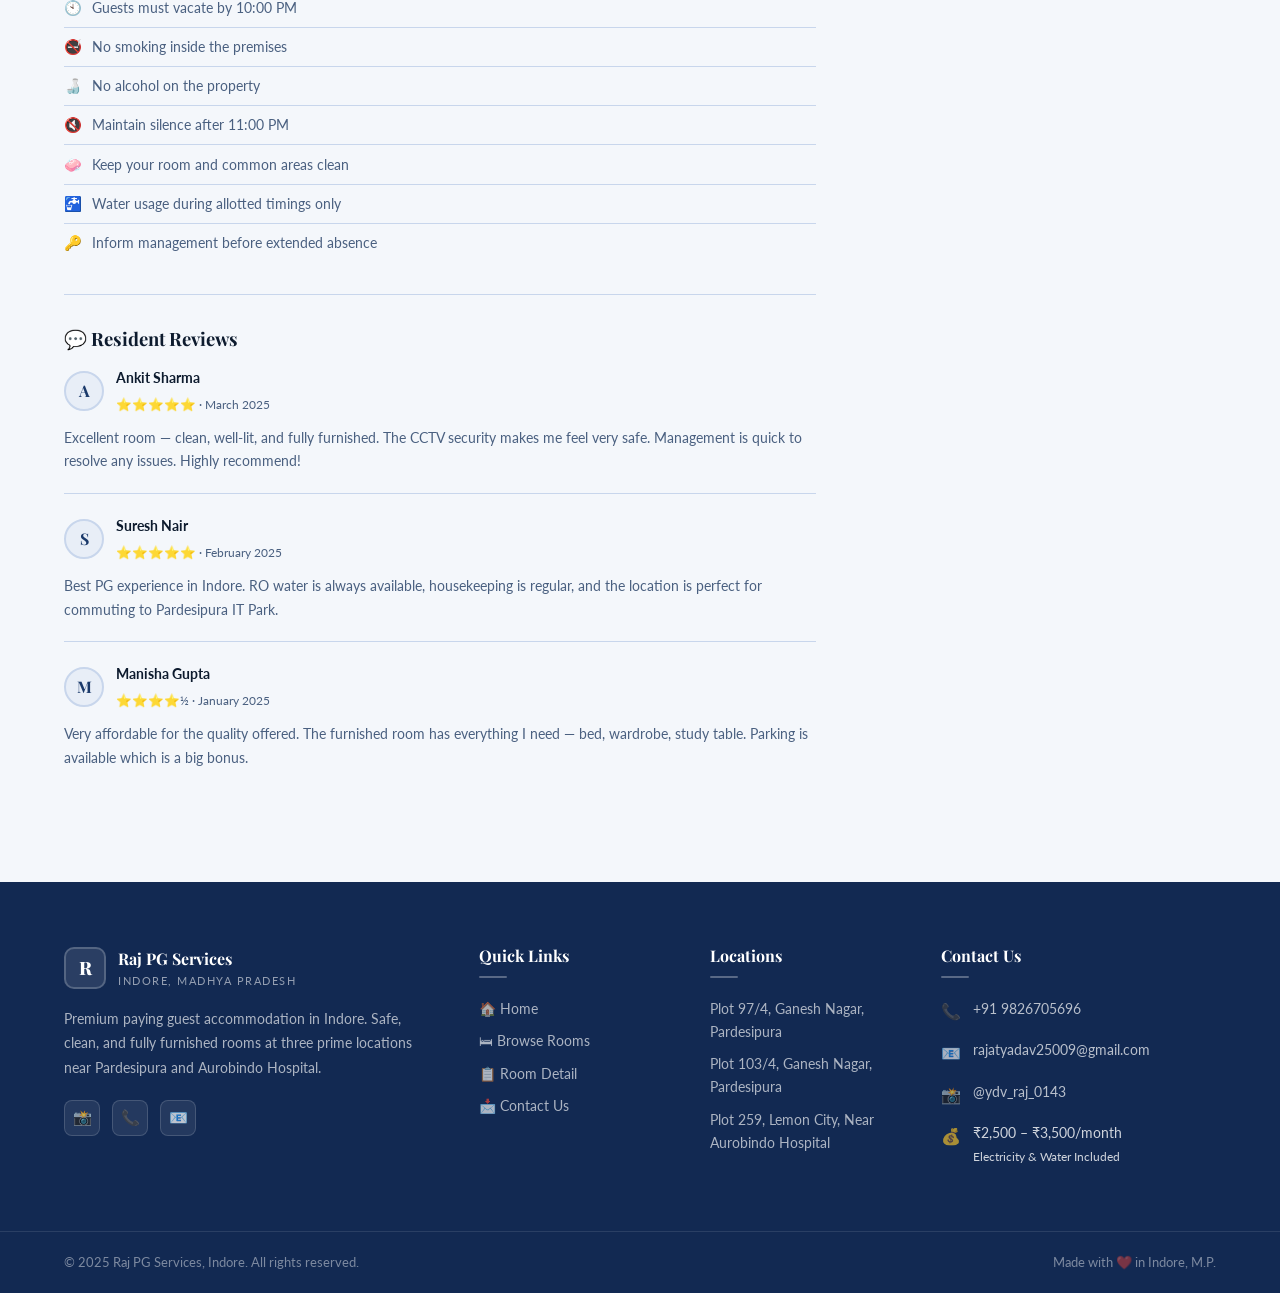
<file: detail.html>
<!DOCTYPE html>
<html lang="en">
<head>
  <meta charset="UTF-8">
  <meta name="viewport" content="width=device-width, initial-scale=1.0">
  <meta name="description" content="Room detail — Raj PG Services Indore. View amenities, pricing, house rules, and resident reviews. Book a visit today.">
  <title>Room Detail | Raj PG Services Indore</title>
  <link rel="stylesheet" href="css/base.css">
  <link rel="stylesheet" href="css/components.css">
  <link rel="stylesheet" href="css/layout.css">
  <link rel="stylesheet" href="css/pages.css">
</head>
<body>

  <!-- ─── NAVBAR ─────────────────────────────── -->
  <nav class="navbar" id="navbar">
    <div class="nav-inner">
      <a href="index.html" class="nav-logo">
        <div class="nav-logo-icon">R</div>
        <div class="nav-logo-text">
          <span>Raj PG Services</span>
          <span>Indore, M.P.</span>
        </div>
      </a>
      <ul class="nav-links">
        <li><a href="index.html">Home</a></li>
        <li><a href="listings.html">Browse Rooms</a></li>
        <li><a href="detail.html">Room Detail</a></li>
        <li><a href="contact.html" class="nav-cta">Contact Us</a></li>
      </ul>
      <div class="hamburger" id="hamburger" aria-label="Toggle menu">
        <span></span>
        <span></span>
        <span></span>
      </div>
    </div>
  </nav>

  <!-- Mobile Nav -->
  <div class="nav-mobile" id="nav-mobile">
    <a href="index.html">Home</a>
    <a href="listings.html">Browse Rooms</a>
    <a href="detail.html">Room Detail</a>
    <a href="contact.html">Contact Us</a>
  </div>

  <!-- ─── PAGE BANNER ──────────────────────────── -->
  <section class="page-banner">
    <div class="container">
      <div class="page-banner-content">
        <div class="breadcrumb">
          <a href="index.html">Home</a>
          <span>›</span>
          <a href="listings.html">Browse Rooms</a>
          <span>›</span>
          <span id="banner-title">Room Detail</span>
        </div>
        <h1 id="banner-heading">Room Detail</h1>
        <p id="banner-location">Raj PG Services, Indore</p>
      </div>
    </div>
  </section>

  <!-- ─── DETAIL CONTENT ───────────────────────── -->
  <section class="section">
    <div class="container">

      <a href="listings.html" class="back-btn">← Back to All Rooms</a>

      <div class="detail-layout">

        <!-- Left: Room Info -->
        <div>
          <!-- Gallery -->
          <div class="detail-gallery">
            <div class="detail-gallery-main">
              <img src="images/gallery.jpeg" alt="images/placeholder.svg" id="gallery-main" loading="eager">
            </div>
            <div class="detail-gallery-thumb">
              <img src="images/WhatsApp Image 2026-03-20 at 17.58.41.jpeg" alt="images/placeholder.svg" loading="lazy">
            </div>
            <div class="detail-gallery-thumb">
              <img src="images/room2.jpeg" alt="images/placeholder.svg" loading="lazy">
            </div>
          </div>

          <!-- Title & Meta -->
          <div class="detail-section">
            <div style="display:flex; align-items:center; gap:0.75rem; margin-bottom:0.75rem; flex-wrap:wrap;">
              <span class="badge badge-single" id="detail-badge">Single Occ.</span>
              <div class="available-dot">Available</div>
            </div>
            <h2 id="detail-title" style="margin-bottom:0.75rem;">Cozy Single Suite</h2>
            <div class="detail-meta">
              <div class="detail-meta-item">
                <span class="icon">📍</span>
                <span id="detail-location">Plot 97/4, Ganesh Nagar, Pardesipura Area, Indore</span>
              </div>
              <div class="detail-meta-item">
                <span class="icon">⭐</span>
                <span id="detail-rating">5.0 (12 reviews)</span>
              </div>
              <div class="detail-meta-item">
                <span class="icon">💰</span>
                <span id="detail-price">₹3,500/month</span>
              </div>
            </div>
            <p id="detail-description">A comfortable single-occupancy room with all modern amenities. Perfect for working professionals and students who value privacy and comfort. The room is fully furnished with a bed, wardrobe, study table, and chair.</p>
          </div>

          <!-- Amenities -->
          <div class="detail-section">
            <h3>🛎 Amenities Included</h3>
            <div class="amenities-grid" id="detail-amenities">
              <div class="amenity-item"><span class="icon">📹</span><span>24/7 CCTV</span></div>
              <div class="amenity-item"><span class="icon">💧</span><span>RO Drinking Water</span></div>
              <div class="amenity-item"><span class="icon">🚗</span><span>Parking</span></div>
              <div class="amenity-item"><span class="icon">🧹</span><span>Daily Housekeeping</span></div>
              <div class="amenity-item"><span class="icon">🪑</span><span>Fully Furnished</span></div>
              <div class="amenity-item"><span class="icon">📶</span><span>Wi-Fi</span></div>
              <div class="amenity-item"><span class="icon">⚡</span><span>Electricity Included</span></div>
              <div class="amenity-item"><span class="icon">💦</span><span>Water Included</span></div>
            </div>
          </div>

          <!-- House Rules -->
          <div class="detail-section">
            <h3>📋 House Rules</h3>
            <ul class="rules-list">
              <li><span class="rule-icon">🕙</span> Guests must vacate by 10:00 PM</li>
              <li><span class="rule-icon">🚭</span> No smoking inside the premises</li>
              <li><span class="rule-icon">🍶</span> No alcohol on the property</li>
              <li><span class="rule-icon">🔇</span> Maintain silence after 11:00 PM</li>
              <li><span class="rule-icon">🧼</span> Keep your room and common areas clean</li>
              <li><span class="rule-icon">🚰</span> Water usage during allotted timings only</li>
              <li><span class="rule-icon">🔑</span> Inform management before extended absence</li>
            </ul>
          </div>

          <!-- Reviews -->
          <div class="detail-section">
            <h3>💬 Resident Reviews</h3>

            <div class="review-item">
              <div class="review-header">
                <div class="review-avatar">A</div>
                <div class="review-meta">
                  <strong>Ankit Sharma</strong>
                  <span>⭐⭐⭐⭐⭐ · March 2025</span>
                </div>
              </div>
              <p class="review-text">Excellent room — clean, well-lit, and fully furnished. The CCTV security makes me feel very safe. Management is quick to resolve any issues. Highly recommend!</p>
            </div>

            <div class="review-item">
              <div class="review-header">
                <div class="review-avatar">S</div>
                <div class="review-meta">
                  <strong>Suresh Nair</strong>
                  <span>⭐⭐⭐⭐⭐ · February 2025</span>
                </div>
              </div>
              <p class="review-text">Best PG experience in Indore. RO water is always available, housekeeping is regular, and the location is perfect for commuting to Pardesipura IT Park.</p>
            </div>

            <div class="review-item">
              <div class="review-header">
                <div class="review-avatar">M</div>
                <div class="review-meta">
                  <strong>Manisha Gupta</strong>
                  <span>⭐⭐⭐⭐½ · January 2025</span>
                </div>
              </div>
              <p class="review-text">Very affordable for the quality offered. The furnished room has everything I need — bed, wardrobe, study table. Parking is available which is a big bonus.</p>
            </div>

          </div>

        </div>

        <!-- Right: Booking Panel -->
        <div class="detail-sticky">
          <div class="booking-panel">
            <div class="booking-panel-price">
              <span class="range">₹2,500 – ₹3,500</span>
              <span class="per">per month, all utilities included</span>
            </div>

            <h4 style="font-size:0.9rem; margin-bottom:0.75rem; color:var(--text);">💰 Pricing Breakdown</h4>
            <table class="price-table">
              <tr>
                <td>Single Occupancy</td>
                <td>₹3,500/mo</td>
              </tr>
              <tr>
                <td>Double Occupancy</td>
                <td>₹3,200/mo</td>
              </tr>
              <tr>
                <td>Triple Sharing</td>
                <td>₹2,800/mo</td>
              </tr>
              <tr>
                <td>Budget Triple</td>
                <td>₹2,500/mo</td>
              </tr>
            </table>

            <div class="includes-note">
              Electricity &amp; water charges are included in all room prices.
            </div>

            <div class="booking-panel-btns">
              <a href="contact.html" class="btn btn-primary btn-block">📅 Book a Visit</a>
              <a href="tel:+919826705696" class="btn btn-outline btn-block">📞 Call for Enquiry</a>
            </div>

            <div style="margin-top:1.25rem; padding-top:1.25rem; border-top:1px solid var(--border);">
              <div style="font-size:0.82rem; color:var(--text-light); line-height:1.6;">
                <div style="display:flex; gap:0.5rem; margin-bottom:0.4rem;"><span>📍</span><span>Plot 97/4, Ganesh Nagar, Pardesipura Area, Indore</span></div>
                <div style="display:flex; gap:0.5rem; margin-bottom:0.4rem;"><span>📞</span><a href="tel:+919826705696" style="color:var(--accent); font-size:0.82rem;">+91 9826705696</a></div>
                <div style="display:flex; gap:0.5rem;"><span>📧</span><a href="mailto:rajatyadav25009@gmail.com" style="color:var(--accent); font-size:0.82rem;">rajatyadav25009@gmail.com</a></div>
              </div>
            </div>
          </div>
        </div>

      </div>
    </div>
  </section>

  <!-- ─── FOOTER ────────────────────────────────── -->
  <footer class="footer">
    <div class="footer-grid">
      <div class="footer-brand">
        <div class="footer-brand-logo">
          <div class="logo-icon">R</div>
          <div class="logo-text">
            <span>Raj PG Services</span>
            <span>Indore, Madhya Pradesh</span>
          </div>
        </div>
        <p>Premium paying guest accommodation in Indore. Safe, clean, and fully furnished rooms at three prime locations near Pardesipura and Aurobindo Hospital.</p>
        <div class="footer-social">
          <a href="https://www.instagram.com/rajpgservices" target="_blank" rel="noopener" title="Instagram">📸</a>
          <a href="tel:+919826705696" title="Call Us">📞</a>
          <a href="mailto:rajatyadav25009@gmail.com" title="Email Us">📧</a>
        </div>
      </div>
      <div class="footer-col">
        <h4>Quick Links</h4>
        <ul>
          <li><a href="index.html">🏠 Home</a></li>
          <li><a href="listings.html">🛏 Browse Rooms</a></li>
          <li><a href="detail.html">📋 Room Detail</a></li>
          <li><a href="contact.html">📩 Contact Us</a></li>
        </ul>
      </div>
      <div class="footer-col">
        <h4>Locations</h4>
        <ul>
          <li><a href="listings.html">Plot 97/4, Ganesh Nagar, Pardesipura</a></li>
          <li><a href="listings.html">Plot 103/4, Ganesh Nagar, Pardesipura</a></li>
          <li><a href="listings.html">Plot 259, Lemon City, Near Aurobindo Hospital</a></li>
        </ul>
      </div>
      <div class="footer-col">
        <h4>Contact Us</h4>
        <div class="footer-contact-item">
          <span class="icon">📞</span>
          <div><a href="tel:+919826705696">+91 9826705696</a></div>
        </div>
        <div class="footer-contact-item">
          <span class="icon">📧</span>
          <div><a href="mailto:rajatyadav25009@gmail.com">rajatyadav25009@gmail.com</a></div>
        </div>
        <div class="footer-contact-item">
          <span class="icon">📸</span>
          <div><a href="https://www.instagram.com/ydv_raj_0143" target="_blank" rel="noopener">@ydv_raj_0143</a></div>
        </div>
        <div class="footer-contact-item">
          <span class="icon">💰</span>
          <div><span>₹2,500 – ₹3,500/month<br><small>Electricity &amp; Water Included</small></span></div>
        </div>
      </div>
    </div>
    <div class="footer-bottom">
      <div class="footer-bottom-inner">
        <span>© 2025 Raj PG Services, Indore. All rights reserved.</span>
        <span>Made with ❤️ in Indore, M.P.</span>
      </div>
    </div>
  </footer>

  <button id="scrollTopBtn" aria-label="Scroll to top">↑</button>

  <script src="data/rooms.js"></script>
  <script src="js/utils.js"></script>
  <script src="js/nav.js"></script>
  <script>
    // Load room from query param
    document.addEventListener('DOMContentLoaded', () => {
      const params = new URLSearchParams(window.location.search);
      const roomId = parseInt(params.get('room'));
      if (!roomId || typeof rooms === 'undefined') return;

      const room = rooms.find(r => r.id === roomId);
      if (!room) return;

      // Update page title
      document.title = room.title + ' | Raj PG Services Indore';

      // Banner
      const bannerTitle = document.getElementById('banner-title');
      const bannerHeading = document.getElementById('banner-heading');
      const bannerLocation = document.getElementById('banner-location');
      if (bannerTitle) bannerTitle.textContent = room.title;
      if (bannerHeading) bannerHeading.textContent = room.title;
      if (bannerLocation) bannerLocation.textContent = room.location;

      // Badge
      const badge = document.getElementById('detail-badge');
      if (badge) {
        badge.className = 'badge ' + getOccBadgeClass(room.type);
        badge.textContent = room.type + ' Occ.';
      }

      // Title, meta
      const titleEl = document.getElementById('detail-title');
      if (titleEl) titleEl.textContent = room.title;

      const locationEl = document.getElementById('detail-location');
      if (locationEl) locationEl.textContent = room.location;

      const ratingEl = document.getElementById('detail-rating');
      if (ratingEl) ratingEl.textContent = room.rating.toFixed(1) + ' (' + room.reviews + ' reviews)';

      const priceEl = document.getElementById('detail-price');
      if (priceEl) priceEl.textContent = '₹' + room.price.toLocaleString('en-IN') + '/month';

      const descEl = document.getElementById('detail-description');
      if (descEl) descEl.textContent = room.description;

      // Amenities
      const amenitiesEl = document.getElementById('detail-amenities');
      if (amenitiesEl) {
        const amenityIcons = {
          'CCTV': '📹',
          'RO Water': '💧',
          'Parking': '🚗',
          'Housekeeping': '🧹',
          'Furnished': '🪑',
          'Wi-Fi': '📶'
        };
        const allAmenities = [...room.amenities, 'Electricity Included', 'Water Included'];
        amenitiesEl.innerHTML = allAmenities.map(a => `
          <div class="amenity-item">
            <span class="icon">${amenityIcons[a] || '✓'}</span>
            <span>${a}</span>
          </div>
        `).join('');
      }
    });
  </script>
</body>
</html>
</file>
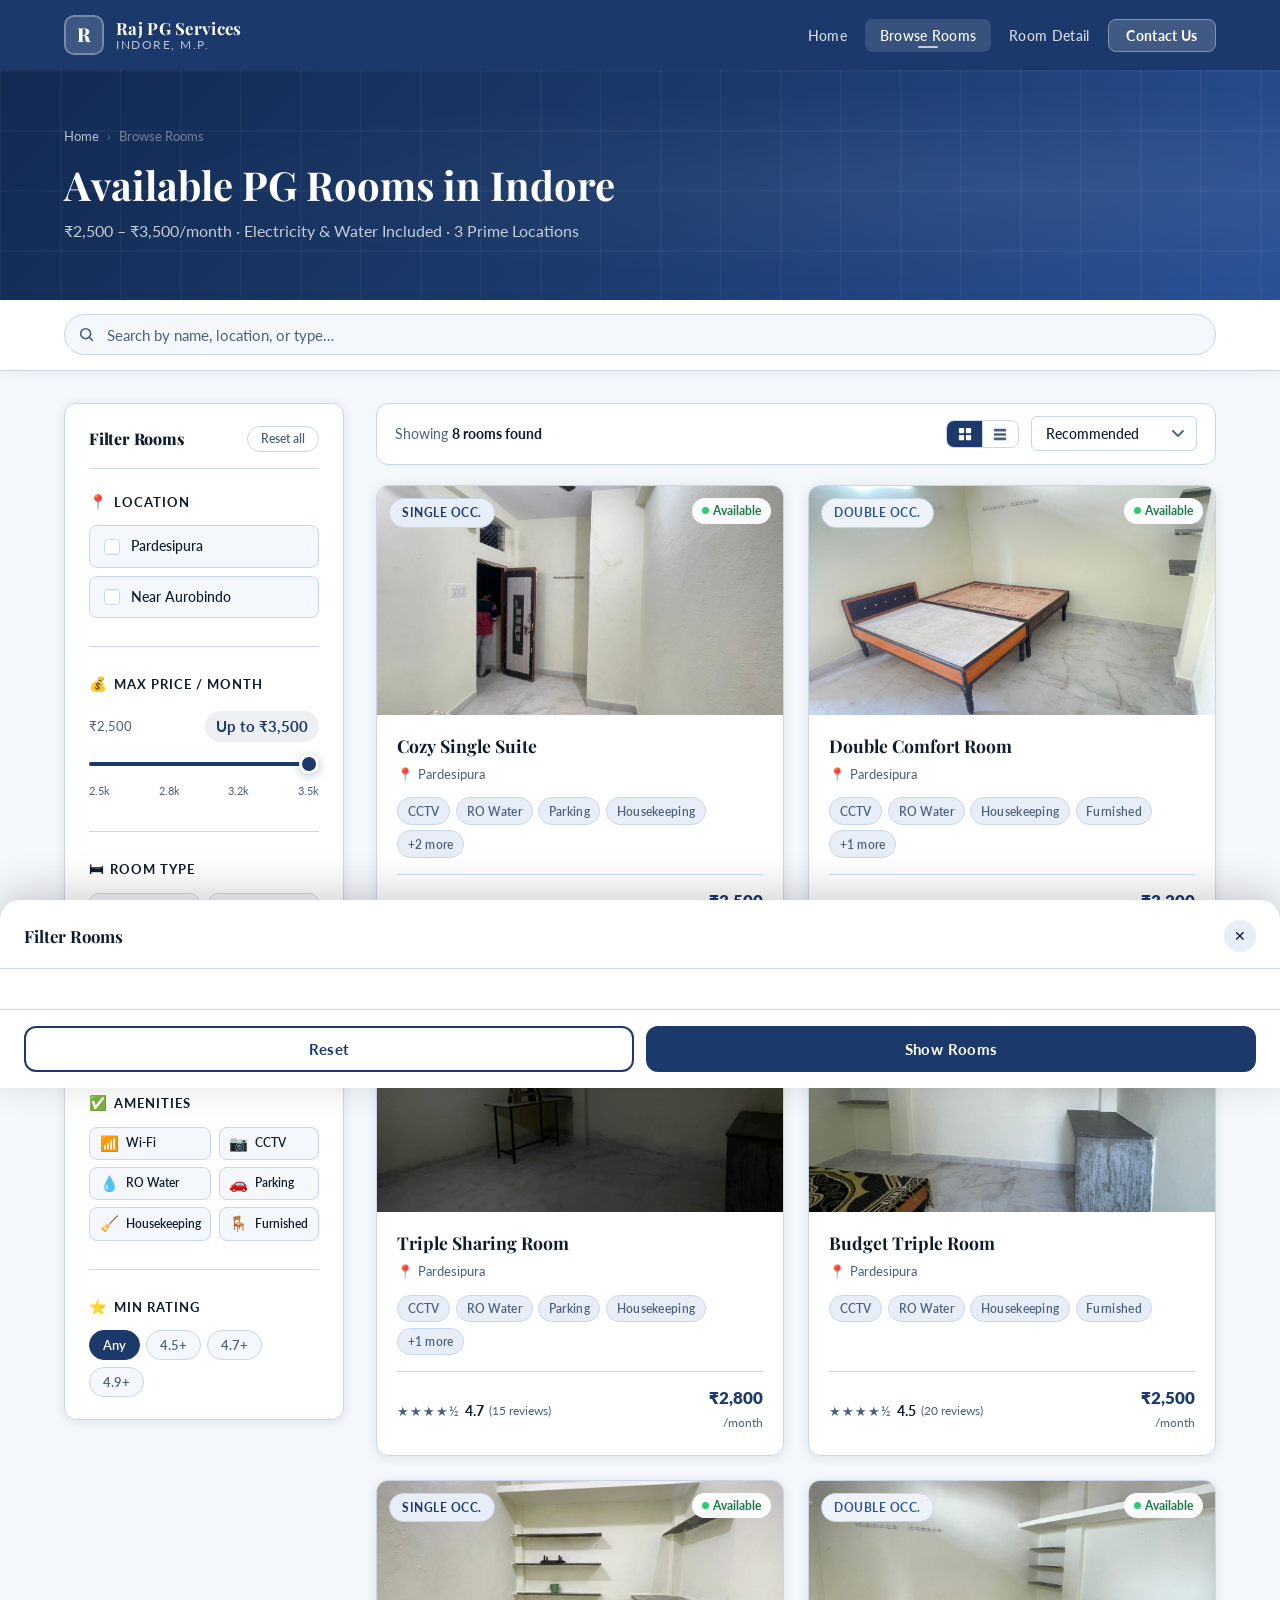
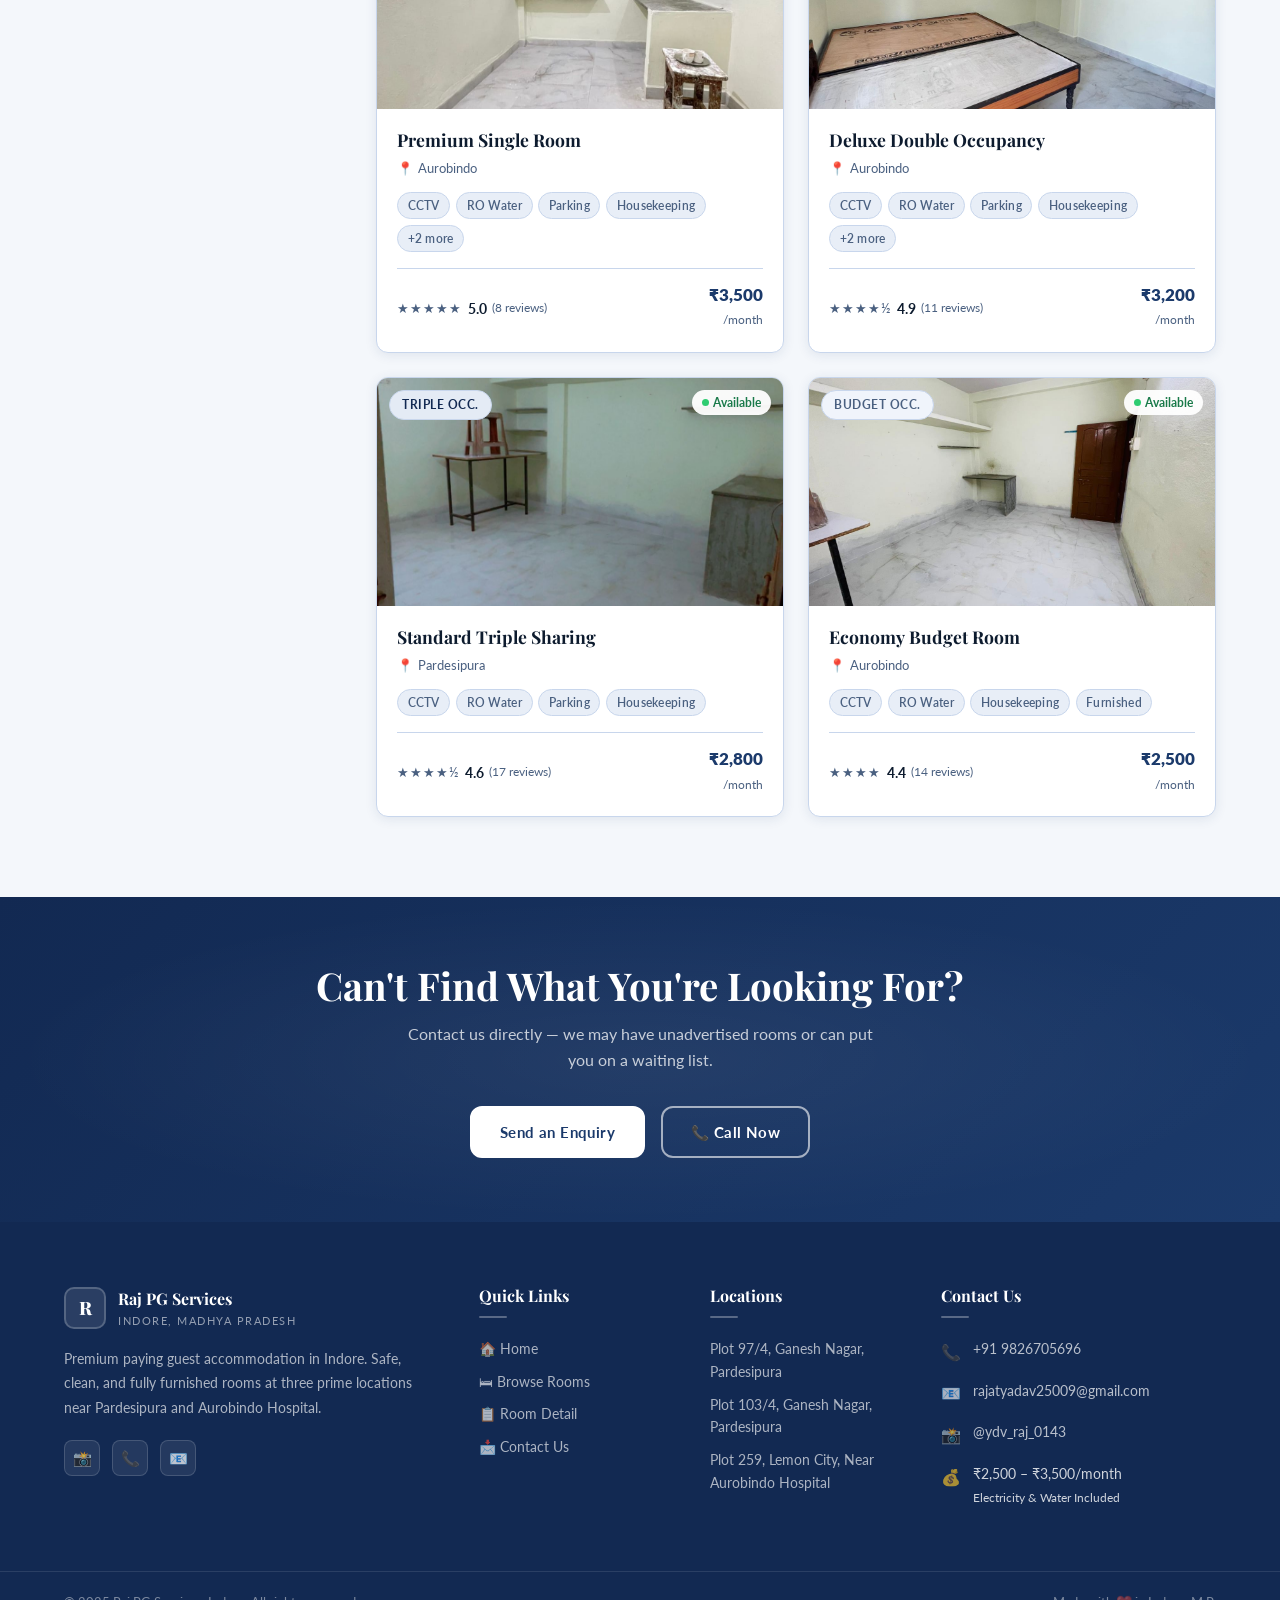
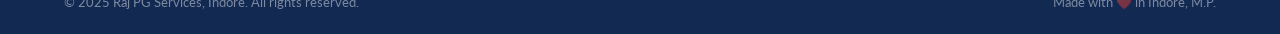
<file: listings.html>
<!DOCTYPE html>
<html lang="en">
<head>
  <meta charset="UTF-8">
  <meta name="viewport" content="width=device-width, initial-scale=1.0">
  <meta name="description" content="Browse all PG rooms at Raj PG Services in Indore. Filter by location, price, and type. Single, double, triple, and budget rooms from ₹2,500/month.">
  <title>Browse Rooms | Raj PG Services Indore</title>
  <link rel="stylesheet" href="css/base.css">
  <link rel="stylesheet" href="css/components.css">
  <link rel="stylesheet" href="css/layout.css">
  <link rel="stylesheet" href="css/pages.css">
  <link rel="stylesheet" href="css/listings-enhanced.css">
</head>
<body>

  <nav class="navbar" id="navbar">
    <div class="nav-inner">
      <a href="index.html" class="nav-logo">
        <div class="nav-logo-icon">R</div>
        <div class="nav-logo-text">
          <span>Raj PG Services</span>
          <span>Indore, M.P.</span>
        </div>
      </a>
      <ul class="nav-links">
        <li><a href="index.html">Home</a></li>
        <li><a href="listings.html" class="active">Browse Rooms</a></li>
        <li><a href="detail.html">Room Detail</a></li>
        <li><a href="contact.html" class="nav-cta">Contact Us</a></li>
      </ul>
      <div class="hamburger" id="hamburger" aria-label="Toggle menu">
        <span></span><span></span><span></span>
      </div>
    </div>
  </nav>

  <div class="nav-mobile" id="nav-mobile">
    <a href="index.html">Home</a>
    <a href="listings.html">Browse Rooms</a>
    <a href="detail.html">Room Detail</a>
    <a href="contact.html">Contact Us</a>
  </div>

  <section class="page-banner">
    <div class="container">
      <div class="page-banner-content">
        <div class="breadcrumb">
          <a href="index.html">Home</a><span>›</span><span>Browse Rooms</span>
        </div>
        <h1>Available PG Rooms in Indore</h1>
        <p>₹2,500 – ₹3,500/month · Electricity &amp; Water Included · 3 Prime Locations</p>
      </div>
    </div>
  </section>

  <!-- SEARCH BAR STRIP -->
  <div class="search-bar-strip">
    <div class="container">
      <div class="search-bar-inner">
        <div class="search-input-wrap">
          <svg class="search-icon" viewBox="0 0 20 20" fill="none" xmlns="http://www.w3.org/2000/svg">
            <circle cx="8.5" cy="8.5" r="5.5" stroke="currentColor" stroke-width="1.8"/>
            <path d="M13 13l3 3" stroke="currentColor" stroke-width="1.8" stroke-linecap="round"/>
          </svg>
          <input type="text" id="search-input" class="search-input" placeholder="Search by name, location, or type…" autocomplete="off">
          <button class="search-clear" id="search-clear" aria-label="Clear search" style="display:none">✕</button>
        </div>
        <button class="mobile-filter-trigger" id="mobile-filter-trigger" aria-label="Open filters">
          <svg viewBox="0 0 20 20" fill="none" xmlns="http://www.w3.org/2000/svg" width="16" height="16">
            <path d="M3 5h14M6 10h8M9 15h2" stroke="currentColor" stroke-width="1.8" stroke-linecap="round"/>
          </svg>
          Filters
          <span class="filter-badge" id="filter-badge" style="display:none">0</span>
        </button>
      </div>
    </div>
  </div>

  <!-- ACTIVE FILTER CHIPS -->
  <div class="active-filters-bar" id="active-filters-bar" style="display:none">
    <div class="container">
      <div class="active-filters-inner">
        <span class="active-filters-label">Active:</span>
        <div class="filter-chips" id="filter-chips"></div>
        <button class="clear-all-btn" id="clear-all-btn">Clear all</button>
      </div>
    </div>
  </div>

  <!-- LISTINGS -->
  <section class="section listings-section">
    <div class="container">
      <div class="sidebar-layout">

        <aside class="sidebar enhanced-sidebar" id="sidebar">
          <div class="sidebar-header">
            <h3>Filter Rooms</h3>
            <button class="sidebar-reset" id="reset-filters">Reset all</button>
          </div>

          <div class="sidebar-section">
            <h4><span class="filter-section-icon">📍</span> Location</h4>
            <div class="filter-pills">
              <label class="filter-pill">
                <input type="checkbox" name="location" value="Pardesipura">
                <span>Pardesipura</span>
              </label>
              <label class="filter-pill">
                <input type="checkbox" name="location" value="Aurobindo">
                <span>Near Aurobindo</span>
              </label>
            </div>
          </div>

          <div class="sidebar-section">
            <h4><span class="filter-section-icon">💰</span> Max Price / Month</h4>
            <div class="price-range-wrap">
              <div class="price-display-row">
                <span class="price-min-label">₹2,500</span>
                <span class="price-current-display" id="price-display">Up to ₹3,500</span>
              </div>
              <div class="slider-track-wrap">
                <div class="slider-track-bg"></div>
                <div class="slider-fill" id="slider-fill"></div>
                <input type="range" class="range-slider" id="price-slider" min="2500" max="3500" value="3500" step="100">
              </div>
              <div class="price-range-ticks">
                <span>2.5k</span><span>2.8k</span><span>3.2k</span><span>3.5k</span>
              </div>
            </div>
          </div>

          <div class="sidebar-section">
            <h4><span class="filter-section-icon">🛏</span> Room Type</h4>
            <div class="type-cards">
              <label class="type-card">
                <input type="checkbox" name="type" value="Single">
                <div class="type-card-inner">
                  <span class="type-name">Single</span>
                  <span class="type-price">₹3,500</span>
                </div>
              </label>
              <label class="type-card">
                <input type="checkbox" name="type" value="Double">
                <div class="type-card-inner">
                  <span class="type-name">Double</span>
                  <span class="type-price">₹3,200</span>
                </div>
              </label>
              <label class="type-card">
                <input type="checkbox" name="type" value="Triple">
                <div class="type-card-inner">
                  <span class="type-name">Triple</span>
                  <span class="type-price">₹2,800</span>
                </div>
              </label>
              <label class="type-card">
                <input type="checkbox" name="type" value="Budget">
                <div class="type-card-inner">
                  <span class="type-name">Budget</span>
                  <span class="type-price">₹2,500</span>
                </div>
              </label>
            </div>
          </div>

          <div class="sidebar-section">
            <h4><span class="filter-section-icon">✅</span> Amenities</h4>
            <div class="amenity-toggles">
              <label class="amenity-toggle"><input type="checkbox" name="amenity" value="Wi-Fi"><span class="amenity-icon">📶</span><span class="amenity-name">Wi-Fi</span></label>
              <label class="amenity-toggle"><input type="checkbox" name="amenity" value="CCTV"><span class="amenity-icon">📷</span><span class="amenity-name">CCTV</span></label>
              <label class="amenity-toggle"><input type="checkbox" name="amenity" value="RO Water"><span class="amenity-icon">💧</span><span class="amenity-name">RO Water</span></label>
              <label class="amenity-toggle"><input type="checkbox" name="amenity" value="Parking"><span class="amenity-icon">🚗</span><span class="amenity-name">Parking</span></label>
              <label class="amenity-toggle"><input type="checkbox" name="amenity" value="Housekeeping"><span class="amenity-icon">🧹</span><span class="amenity-name">Housekeeping</span></label>
              <label class="amenity-toggle"><input type="checkbox" name="amenity" value="Furnished"><span class="amenity-icon">🪑</span><span class="amenity-name">Furnished</span></label>
            </div>
          </div>

          <div class="sidebar-section" style="border-bottom:none;padding-bottom:0;margin-bottom:0">
            <h4><span class="filter-section-icon">⭐</span> Min Rating</h4>
            <div class="rating-buttons" id="rating-filter">
              <button class="rating-btn active" data-rating="0">Any</button>
              <button class="rating-btn" data-rating="4.5">4.5+</button>
              <button class="rating-btn" data-rating="4.7">4.7+</button>
              <button class="rating-btn" data-rating="4.9">4.9+</button>
            </div>
          </div>
        </aside>

        <!-- Listings Main -->
        <div class="listings-main">
          <div class="listings-toolbar enhanced-toolbar">
            <div class="listings-count">
              Showing <strong id="rooms-count">8 rooms</strong>
            </div>
            <div class="toolbar-right">
              <div class="view-toggle">
                <button class="view-btn active" id="grid-view-btn" title="Grid view">
                  <svg viewBox="0 0 16 16" fill="currentColor" width="14" height="14"><rect x="1" y="1" width="6" height="6" rx="1"/><rect x="9" y="1" width="6" height="6" rx="1"/><rect x="1" y="9" width="6" height="6" rx="1"/><rect x="9" y="9" width="6" height="6" rx="1"/></svg>
                </button>
                <button class="view-btn" id="list-view-btn" title="List view">
                  <svg viewBox="0 0 16 16" fill="currentColor" width="14" height="14"><rect x="1" y="2" width="14" height="3" rx="1"/><rect x="1" y="7" width="14" height="3" rx="1"/><rect x="1" y="12" width="14" height="3" rx="1"/></svg>
                </button>
              </div>
              <select class="sort-select" id="sort-select">
                <option value="recommended">Recommended</option>
                <option value="price-asc">Price: Low → High</option>
                <option value="price-desc">Price: High → Low</option>
                <option value="rating">Highest Rated</option>
              </select>
            </div>
          </div>

          <div class="grid-auto enhanced-grid" id="listings-grid"></div>
        </div>
      </div>
    </div>
  </section>

  <!-- MOBILE FILTER DRAWER -->
  <div class="filter-drawer-overlay" id="filter-overlay"></div>
  <div class="filter-drawer" id="filter-drawer">
    <div class="filter-drawer-header">
      <h3>Filter Rooms</h3>
      <button class="drawer-close" id="drawer-close">✕</button>
    </div>
    <div class="filter-drawer-body" id="filter-drawer-body"></div>
    <div class="filter-drawer-footer">
      <button class="btn btn-outline" id="drawer-reset">Reset</button>
      <button class="btn btn-primary" id="drawer-apply">Show Rooms</button>
    </div>
  </div>

  <section class="cta-banner">
    <div class="container" style="position:relative;z-index:1;">
      <h2>Can't Find What You're Looking For?</h2>
      <p>Contact us directly — we may have unadvertised rooms or can put you on a waiting list.</p>
      <div class="cta-banner-btns">
        <a href="contact.html" class="btn btn-white">Send an Enquiry</a>
        <a href="tel:+919826705696" class="btn btn-outline-white">📞 Call Now</a>
      </div>
    </div>
  </section>

  <footer class="footer">
    <div class="footer-grid">
      <div class="footer-brand">
        <div class="footer-brand-logo">
          <div class="logo-icon">R</div>
          <div class="logo-text">
            <span>Raj PG Services</span>
            <span>Indore, Madhya Pradesh</span>
          </div>
        </div>
        <p>Premium paying guest accommodation in Indore. Safe, clean, and fully furnished rooms at three prime locations near Pardesipura and Aurobindo Hospital.</p>
        <div class="footer-social">
          <a href="https://www.instagram.com/ydv_raj_0143" target="_blank" rel="noopener" title="Instagram">📸</a>
          <a href="tel:+919826705696" title="Call Us">📞</a>
          <a href="mailto:rajatyadav25009@gmail.com" title="Email Us">📧</a>
        </div>
      </div>
      <div class="footer-col">
        <h4>Quick Links</h4>
        <ul>
          <li><a href="index.html">🏠 Home</a></li>
          <li><a href="listings.html">🛏 Browse Rooms</a></li>
          <li><a href="detail.html">📋 Room Detail</a></li>
          <li><a href="contact.html">📩 Contact Us</a></li>
        </ul>
      </div>
      <div class="footer-col">
        <h4>Locations</h4>
        <ul>
          <li><a href="listings.html">Plot 97/4, Ganesh Nagar, Pardesipura</a></li>
          <li><a href="listings.html">Plot 103/4, Ganesh Nagar, Pardesipura</a></li>
          <li><a href="listings.html">Plot 259, Lemon City, Near Aurobindo Hospital</a></li>
        </ul>
      </div>
      <div class="footer-col">
        <h4>Contact Us</h4>
        <div class="footer-contact-item"><span class="icon">📞</span><div><a href="tel:+919826705696">+91 9826705696</a></div></div>
        <div class="footer-contact-item"><span class="icon">📧</span><div><a href="mailto:rajatyadav25009@gmail.com">rajatyadav25009@gmail.com</a></div></div>
        <div class="footer-contact-item"><span class="icon">📸</span><div><a href="https://www.instagram.com/ydv_raj_0143" target="_blank" rel="noopener">@ydv_raj_0143</a></div></div>
        <div class="footer-contact-item"><span class="icon">💰</span><div><span>₹2,500 – ₹3,500/month<br><small>Electricity &amp; Water Included</small></span></div></div>
      </div>
    </div>
    <div class="footer-bottom">
      <div class="footer-bottom-inner">
        <span>© 2025 Raj PG Services, Indore. All rights reserved.</span>
        <span>Made with ❤️ in Indore, M.P.</span>
      </div>
    </div>
  </footer>

  <button id="scrollTopBtn" aria-label="Scroll to top">↑</button>

  <script src="data/rooms.js"></script>
  <script src="js/utils.js"></script>
  <script src="js/nav.js"></script>
  <script src="js/listings-enhanced.js"></script>
</body>
</html>
</file>
<file: css/base.css>
/* ============================================
   BASE.CSS — Reset, Variables, Typography, Utilities
   Raj PG Services
   ============================================ */

/* Google Fonts Import */
@import url('https://fonts.googleapis.com/css2?family=Playfair+Display:wght@400;500;600;700;800&family=Lato:wght@300;400;500;700;900&display=swap');

/* ─── CSS Variables ─────────────────────────── */
:root {
  --bg: #F4F7FB;
  --accent: #1B3A6B;
  --accent-dark: #122952;
  --accent-light: #2A5298;
  --secondary: #E8EEF7;
  --text: #0D1B2E;
  --text-light: #4A6080;
  --white: #FFFFFF;
  --border: #C8D6EC;
  --shadow: rgba(27, 58, 107, 0.10);
  --shadow-hover: rgba(27, 58, 107, 0.22);
  --shadow-md: rgba(27, 58, 107, 0.15);
  --radius: 12px;
  --radius-sm: 6px;
  --radius-lg: 20px;
  --transition: 0.28s cubic-bezier(0.4, 0, 0.2, 1);
  --font-heading: 'Playfair Display', Georgia, serif;
  --font-body: 'Lato', 'Helvetica Neue', Arial, sans-serif;
  --nav-h: 70px;
}

/* ─── Reset ─────────────────────────────────── */
*, *::before, *::after {
  box-sizing: border-box;
  margin: 0;
  padding: 0;
}

html {
  font-size: 16px;
  scroll-behavior: smooth;
  -webkit-text-size-adjust: 100%;
}

body {
  font-family: var(--font-body);
  background-color: var(--bg);
  color: var(--text);
  line-height: 1.65;
  -webkit-font-smoothing: antialiased;
  -moz-osx-font-smoothing: grayscale;
}

img {
  max-width: 100%;
  height: auto;
  display: block;
}

a {
  color: var(--accent);
  text-decoration: none;
  transition: color var(--transition);
}

a:hover {
  color: var(--accent-light);
}

ul {
  list-style: none;
}

button {
  cursor: pointer;
  font-family: var(--font-body);
  border: none;
  outline: none;
  background: none;
}

input, select, textarea {
  font-family: var(--font-body);
  font-size: 0.95rem;
}

/* ─── Typography ─────────────────────────────── */
h1, h2, h3, h4, h5, h6 {
  font-family: var(--font-heading);
  color: var(--text);
  line-height: 1.25;
  font-weight: 700;
}

h1 { font-size: clamp(2rem, 5vw, 3.25rem); }
h2 { font-size: clamp(1.5rem, 3.5vw, 2.25rem); }
h3 { font-size: clamp(1.2rem, 2.5vw, 1.6rem); }
h4 { font-size: 1.2rem; }
h5 { font-size: 1.05rem; }
h6 { font-size: 0.95rem; }

p {
  color: var(--text-light);
  margin-bottom: 1rem;
}

p:last-child {
  margin-bottom: 0;
}

/* ─── Utility Classes ────────────────────────── */
.text-center { text-align: center; }
.text-accent { color: var(--accent); }
.text-white { color: var(--white); }
.text-light { color: var(--text-light); }
.font-bold { font-weight: 700; }
.font-heading { font-family: var(--font-heading); }

.d-flex { display: flex; }
.d-grid { display: grid; }
.align-center { align-items: center; }
.justify-center { justify-content: center; }
.justify-between { justify-content: space-between; }
.flex-wrap { flex-wrap: wrap; }
.gap-1 { gap: 0.5rem; }
.gap-2 { gap: 1rem; }
.gap-3 { gap: 1.5rem; }

.mt-1 { margin-top: 0.5rem; }
.mt-2 { margin-top: 1rem; }
.mt-3 { margin-top: 1.5rem; }
.mt-4 { margin-top: 2rem; }
.mb-1 { margin-bottom: 0.5rem; }
.mb-2 { margin-bottom: 1rem; }
.mb-3 { margin-bottom: 1.5rem; }
.mb-4 { margin-bottom: 2rem; }

.sr-only {
  position: absolute;
  width: 1px;
  height: 1px;
  padding: 0;
  margin: -1px;
  overflow: hidden;
  clip: rect(0, 0, 0, 0);
  white-space: nowrap;
  border: 0;
}

/* Star Rating */
.stars {
  color: #F4C542;
  font-size: 0.95rem;
  letter-spacing: 1px;
}

/* Price tag */
.price-tag {
  font-family: var(--font-body);
  font-weight: 700;
  font-size: 1.1rem;
  color: var(--accent);
}

/* Section label / eyebrow text */
.eyebrow {
  font-family: var(--font-body);
  font-size: 0.78rem;
  font-weight: 700;
  letter-spacing: 2.5px;
  text-transform: uppercase;
  color: var(--accent-light);
  display: block;
  margin-bottom: 0.6rem;
}

/* Divider line */
.divider {
  width: 56px;
  height: 3px;
  background: var(--accent);
  border-radius: 2px;
  margin: 1rem 0 1.5rem;
}
.divider.center {
  margin: 1rem auto 1.5rem;
}

/* Badge */
.badge {
  display: inline-block;
  padding: 0.25rem 0.75rem;
  border-radius: 50px;
  font-size: 0.75rem;
  font-weight: 700;
  letter-spacing: 0.5px;
  text-transform: uppercase;
}
.badge-single  { background: #E8EEF7; color: #1B3A6B; border: 1px solid #C8D6EC; }
.badge-double  { background: #EEF3FA; color: #2A5298; border: 1px solid #C8D6EC; }
.badge-triple  { background: #E4EBF5; color: #122952; border: 1px solid #C8D6EC; }
.badge-budget  { background: #F0F4FB; color: #4A6080; border: 1px solid #C8D6EC; }

/* Available indicator */
.available-dot {
  display: inline-flex;
  align-items: center;
  gap: 0.4rem;
  font-size: 0.82rem;
  font-weight: 600;
  color: #1a7a4a;
}
.available-dot::before {
  content: '';
  width: 8px;
  height: 8px;
  background: #2ecc71;
  border-radius: 50%;
  display: inline-block;
  animation: pulse-dot 2s infinite;
}

@keyframes pulse-dot {
  0%, 100% { opacity: 1; transform: scale(1); }
  50% { opacity: 0.6; transform: scale(1.3); }
}

/* Scroll-to-top button */
#scrollTopBtn {
  position: fixed;
  bottom: 2rem;
  right: 2rem;
  width: 46px;
  height: 46px;
  background: var(--accent);
  color: var(--white);
  border-radius: 50%;
  display: flex;
  align-items: center;
  justify-content: center;
  cursor: pointer;
  opacity: 0;
  visibility: hidden;
  transition: all var(--transition);
  box-shadow: 0 4px 16px var(--shadow-hover);
  z-index: 999;
  border: none;
  font-size: 1.2rem;
}
#scrollTopBtn.visible {
  opacity: 1;
  visibility: visible;
}
#scrollTopBtn:hover {
  background: var(--accent-dark);
  transform: translateY(-2px);
}
</file>
<file: css/components.css>
/* ============================================
   COMPONENTS.CSS — Navbar, Cards, Buttons, Badges, Footer
   Raj PG Services
   ============================================ */

/* ─── NAVBAR ─────────────────────────────────── */
.navbar {
  position: fixed;
  top: 0;
  left: 0;
  right: 0;
  height: var(--nav-h);
  background: var(--accent);
  z-index: 1000;
  transition: box-shadow var(--transition), background var(--transition);
}

.navbar.scrolled {
  box-shadow: 0 3px 24px rgba(27, 58, 107, 0.3);
  background: var(--accent-dark);
}

.nav-inner {
  max-width: 1200px;
  margin: 0 auto;
  padding: 0 1.5rem;
  height: 100%;
  display: flex;
  align-items: center;
  justify-content: space-between;
}

.nav-logo {
  display: flex;
  align-items: center;
  gap: 0.75rem;
  text-decoration: none;
  flex-shrink: 0;
}

.nav-logo-icon {
  width: 40px;
  height: 40px;
  background: rgba(255,255,255,0.15);
  border: 2px solid rgba(255,255,255,0.3);
  border-radius: 10px;
  display: flex;
  align-items: center;
  justify-content: center;
  font-size: 1.2rem;
  color: white;
  font-family: var(--font-heading);
  font-weight: 800;
  letter-spacing: -0.5px;
  flex-shrink: 0;
}

.nav-logo-text {
  display: flex;
  flex-direction: column;
  line-height: 1.15;
}

.nav-logo-text span:first-child {
  font-family: var(--font-heading);
  font-size: 1.05rem;
  font-weight: 700;
  color: var(--white);
  letter-spacing: 0.3px;
}

.nav-logo-text span:last-child {
  font-size: 0.72rem;
  color: rgba(255,255,255,0.7);
  font-weight: 400;
  letter-spacing: 1.5px;
  text-transform: uppercase;
}

.nav-links {
  display: flex;
  align-items: center;
  gap: 0.25rem;
  list-style: none;
}

.nav-links a {
  color: rgba(255,255,255,0.82);
  text-decoration: none;
  font-size: 0.9rem;
  font-weight: 500;
  padding: 0.5rem 0.9rem;
  border-radius: 8px;
  transition: all var(--transition);
  letter-spacing: 0.3px;
  position: relative;
}

.nav-links a:hover,
.nav-links a.active {
  color: var(--white);
  background: rgba(255,255,255,0.12);
}

.nav-links a.active::after {
  content: '';
  position: absolute;
  bottom: 4px;
  left: 50%;
  transform: translateX(-50%);
  width: 20px;
  height: 2px;
  background: rgba(255,255,255,0.7);
  border-radius: 2px;
}

.nav-cta {
  background: rgba(255,255,255,0.16) !important;
  border: 1.5px solid rgba(255,255,255,0.35) !important;
  color: var(--white) !important;
  padding: 0.45rem 1.1rem !important;
  border-radius: 8px !important;
  font-weight: 700 !important;
  letter-spacing: 0.5px;
}

.nav-cta:hover {
  background: rgba(255,255,255,0.28) !important;
}

/* Hamburger */
.hamburger {
  display: none;
  flex-direction: column;
  justify-content: center;
  gap: 5px;
  width: 40px;
  height: 40px;
  cursor: pointer;
  padding: 6px;
  border-radius: 8px;
  transition: background var(--transition);
}

.hamburger:hover {
  background: rgba(255,255,255,0.12);
}

.hamburger span {
  display: block;
  width: 22px;
  height: 2px;
  background: var(--white);
  border-radius: 2px;
  transition: all var(--transition);
}

.hamburger.open span:nth-child(1) {
  transform: translateY(7px) rotate(45deg);
}
.hamburger.open span:nth-child(2) {
  opacity: 0;
  transform: scaleX(0);
}
.hamburger.open span:nth-child(3) {
  transform: translateY(-7px) rotate(-45deg);
}

/* Mobile nav */
.nav-mobile {
  display: none;
  position: fixed;
  top: var(--nav-h);
  left: 0;
  right: 0;
  background: var(--accent-dark);
  padding: 1rem 0;
  box-shadow: 0 8px 24px rgba(0,0,0,0.2);
  z-index: 999;
  transform: translateY(-10px);
  opacity: 0;
  transition: all var(--transition);
  pointer-events: none;
}

.nav-mobile.open {
  transform: translateY(0);
  opacity: 1;
  pointer-events: all;
}

.nav-mobile a {
  display: block;
  color: rgba(255,255,255,0.85);
  padding: 0.9rem 1.5rem;
  font-size: 0.95rem;
  font-weight: 500;
  border-bottom: 1px solid rgba(255,255,255,0.07);
  transition: all var(--transition);
}

.nav-mobile a:last-child {
  border-bottom: none;
}

.nav-mobile a:hover,
.nav-mobile a.active {
  color: var(--white);
  background: rgba(255,255,255,0.08);
  padding-left: 2rem;
}

/* ─── BUTTONS ────────────────────────────────── */
.btn {
  display: inline-flex;
  align-items: center;
  justify-content: center;
  gap: 0.5rem;
  padding: 0.75rem 1.75rem;
  border-radius: var(--radius);
  font-size: 0.92rem;
  font-weight: 700;
  letter-spacing: 0.4px;
  transition: all var(--transition);
  cursor: pointer;
  border: 2px solid transparent;
  text-decoration: none;
  white-space: nowrap;
}

.btn-primary {
  background: var(--accent);
  color: var(--white);
  border-color: var(--accent);
}

.btn-primary:hover {
  background: var(--accent-dark);
  border-color: var(--accent-dark);
  color: var(--white);
  transform: translateY(-2px);
  box-shadow: 0 6px 20px var(--shadow-hover);
}

.btn-outline {
  background: transparent;
  color: var(--accent);
  border-color: var(--accent);
}

.btn-outline:hover {
  background: var(--accent);
  color: var(--white);
  transform: translateY(-2px);
  box-shadow: 0 6px 20px var(--shadow-hover);
}

.btn-white {
  background: var(--white);
  color: var(--accent);
  border-color: var(--white);
  font-weight: 700;
}

.btn-white:hover {
  background: var(--secondary);
  border-color: var(--secondary);
  color: var(--accent-dark);
  transform: translateY(-2px);
}

.btn-outline-white {
  background: transparent;
  color: var(--white);
  border-color: rgba(255,255,255,0.6);
}

.btn-outline-white:hover {
  background: rgba(255,255,255,0.12);
  border-color: var(--white);
  color: var(--white);
}

.btn-sm {
  padding: 0.5rem 1.1rem;
  font-size: 0.85rem;
}

.btn-lg {
  padding: 1rem 2.2rem;
  font-size: 1rem;
}

.btn-block {
  display: flex;
  width: 100%;
}

/* ─── ROOM CARDS ─────────────────────────────── */
.room-card {
  background: var(--white);
  border-radius: var(--radius);
  overflow: hidden;
  box-shadow: 0 2px 12px var(--shadow);
  transition: all var(--transition);
  display: flex;
  flex-direction: column;
  border: 1px solid var(--border);
}

.room-card:hover {
  box-shadow: 0 8px 32px var(--shadow-hover);
  transform: translateY(-4px);
  border-color: var(--accent);
}

.room-card-img {
  position: relative;
  overflow: hidden;
  aspect-ratio: 16/9;
  background: var(--secondary);
  flex-shrink: 0;
}

.room-card-img img {
  width: 100%;
  height: 100%;
  object-fit: cover;
  transition: transform 0.4s ease;
}

.room-card:hover .room-card-img img {
  transform: scale(1.04);
}

.room-card-badge {
  position: absolute;
  top: 0.75rem;
  left: 0.75rem;
}

.room-card-avail {
  position: absolute;
  top: 0.75rem;
  right: 0.75rem;
  background: rgba(255,255,255,0.95);
  border-radius: 50px;
  padding: 0.2rem 0.6rem;
  font-size: 0.72rem;
  font-weight: 700;
  color: #1a7a4a;
  display: flex;
  align-items: center;
  gap: 0.3rem;
}

.room-card-avail::before {
  content: '';
  width: 7px;
  height: 7px;
  background: #2ecc71;
  border-radius: 50%;
  display: block;
  animation: pulse-dot 2s infinite;
}

.room-card-body {
  padding: 1.25rem;
  display: flex;
  flex-direction: column;
  flex: 1;
}

.room-card-title {
  font-family: var(--font-heading);
  font-size: 1.1rem;
  font-weight: 700;
  color: var(--text);
  margin-bottom: 0.4rem;
  line-height: 1.3;
}

.room-card-location {
  font-size: 0.82rem;
  color: var(--text-light);
  margin-bottom: 0.75rem;
  display: flex;
  align-items: center;
  gap: 0.3rem;
}

.room-card-amenities {
  display: flex;
  flex-wrap: wrap;
  gap: 0.35rem;
  margin-bottom: 1rem;
}

.amenity-pill {
  background: var(--secondary);
  color: var(--text-light);
  font-size: 0.72rem;
  font-weight: 600;
  padding: 0.2rem 0.6rem;
  border-radius: 50px;
  border: 1px solid var(--border);
  letter-spacing: 0.3px;
}

.room-card-footer {
  display: flex;
  align-items: center;
  justify-content: space-between;
  margin-top: auto;
  padding-top: 1rem;
  border-top: 1px solid var(--border);
}

.room-card-rating {
  display: flex;
  align-items: center;
  gap: 0.35rem;
  font-size: 0.85rem;
}

.room-card-rating .stars {
  font-size: 0.8rem;
}

.room-card-rating strong {
  font-weight: 700;
  color: var(--text);
  font-size: 0.9rem;
}

.room-card-rating span {
  color: var(--text-light);
  font-size: 0.78rem;
}

.room-card-price {
  text-align: right;
}

.room-card-price .price-main {
  font-family: var(--font-body);
  font-size: 1.05rem;
  font-weight: 800;
  color: var(--accent);
  display: block;
  line-height: 1.2;
}

.room-card-price .price-label {
  font-size: 0.72rem;
  color: var(--text-light);
}

/* ─── FEATURE CARDS ──────────────────────────── */
.feature-card {
  background: var(--white);
  border-radius: var(--radius);
  padding: 2rem 1.75rem;
  text-align: center;
  box-shadow: 0 2px 12px var(--shadow);
  border: 1px solid var(--border);
  transition: all var(--transition);
}

.feature-card:hover {
  transform: translateY(-5px);
  box-shadow: 0 10px 32px var(--shadow-hover);
  border-color: var(--accent);
}

.feature-card-icon {
  width: 64px;
  height: 64px;
  background: var(--secondary);
  border-radius: 50%;
  display: flex;
  align-items: center;
  justify-content: center;
  margin: 0 auto 1.25rem;
  font-size: 1.75rem;
  transition: background var(--transition);
}

.feature-card:hover .feature-card-icon {
  background: var(--accent);
}

.feature-card:hover .feature-card-icon span {
  filter: brightness(10);
}

.feature-card h3 {
  font-size: 1.1rem;
  margin-bottom: 0.6rem;
  color: var(--text);
}

.feature-card p {
  font-size: 0.9rem;
  color: var(--text-light);
  line-height: 1.6;
  margin: 0;
}

/* ─── TESTIMONIAL CARDS ──────────────────────── */
.testimonial-card {
  background: var(--white);
  border-radius: var(--radius);
  padding: 1.75rem;
  box-shadow: 0 2px 12px var(--shadow);
  border: 1px solid var(--border);
  position: relative;
  transition: all var(--transition);
}

.testimonial-card:hover {
  transform: translateY(-4px);
  box-shadow: 0 8px 28px var(--shadow-hover);
}

.testimonial-card::before {
  content: '"';
  font-family: var(--font-heading);
  font-size: 5rem;
  color: var(--secondary);
  position: absolute;
  top: 0.5rem;
  left: 1.25rem;
  line-height: 1;
  font-weight: 800;
}

.testimonial-card p {
  font-size: 0.92rem;
  color: var(--text-light);
  line-height: 1.7;
  position: relative;
  z-index: 1;
  margin-bottom: 1.25rem;
  padding-top: 1rem;
}

.testimonial-author {
  display: flex;
  align-items: center;
  gap: 0.75rem;
}

.testimonial-avatar {
  width: 44px;
  height: 44px;
  border-radius: 50%;
  background: var(--secondary);
  border: 2px solid var(--border);
  display: flex;
  align-items: center;
  justify-content: center;
  font-family: var(--font-heading);
  font-size: 1.1rem;
  font-weight: 700;
  color: var(--accent);
  flex-shrink: 0;
}

.testimonial-info strong {
  display: block;
  font-size: 0.9rem;
  font-weight: 700;
  color: var(--text);
}

.testimonial-info span {
  font-size: 0.78rem;
  color: var(--text-light);
}

/* ─── FOOTER ─────────────────────────────────── */
.footer {
  background: var(--accent-dark);
  color: rgba(255,255,255,0.8);
  padding: 4rem 0 0;
}

.footer-grid {
  max-width: 1200px;
  margin: 0 auto;
  padding: 0 1.5rem;
  display: grid;
  grid-template-columns: 2fr 1fr 1fr 1.5fr;
  gap: 3rem;
}

.footer-brand p {
  font-size: 0.9rem;
  color: rgba(255,255,255,0.65);
  line-height: 1.7;
  margin: 1rem 0 1.25rem;
}

.footer-brand-logo {
  display: flex;
  align-items: center;
  gap: 0.75rem;
  margin-bottom: 0.5rem;
}

.footer-brand-logo .logo-icon {
  width: 42px;
  height: 42px;
  background: rgba(255,255,255,0.1);
  border: 2px solid rgba(255,255,255,0.2);
  border-radius: 10px;
  display: flex;
  align-items: center;
  justify-content: center;
  font-family: var(--font-heading);
  font-size: 1.15rem;
  font-weight: 800;
  color: var(--white);
}

.footer-brand-logo .logo-text span:first-child {
  display: block;
  font-family: var(--font-heading);
  font-size: 1rem;
  font-weight: 700;
  color: var(--white);
}

.footer-brand-logo .logo-text span:last-child {
  display: block;
  font-size: 0.7rem;
  color: rgba(255,255,255,0.55);
  letter-spacing: 1.5px;
  text-transform: uppercase;
}

.footer-social {
  display: flex;
  gap: 0.75rem;
}

.footer-social a {
  width: 36px;
  height: 36px;
  border-radius: 8px;
  background: rgba(255,255,255,0.08);
  border: 1px solid rgba(255,255,255,0.15);
  display: flex;
  align-items: center;
  justify-content: center;
  color: rgba(255,255,255,0.7);
  font-size: 0.95rem;
  transition: all var(--transition);
  text-decoration: none;
}

.footer-social a:hover {
  background: rgba(255,255,255,0.18);
  color: var(--white);
  transform: translateY(-2px);
}

.footer-col h4 {
  font-family: var(--font-heading);
  font-size: 1rem;
  font-weight: 700;
  color: var(--white);
  margin-bottom: 1.25rem;
  position: relative;
  padding-bottom: 0.75rem;
}

.footer-col h4::after {
  content: '';
  position: absolute;
  bottom: 0;
  left: 0;
  width: 28px;
  height: 2px;
  background: rgba(255,255,255,0.3);
  border-radius: 2px;
}

.footer-col ul li {
  margin-bottom: 0.6rem;
}

.footer-col ul li a {
  color: rgba(255,255,255,0.65);
  font-size: 0.87rem;
  transition: all var(--transition);
  display: flex;
  align-items: center;
  gap: 0.4rem;
  text-decoration: none;
}

.footer-col ul li a:hover {
  color: var(--white);
  padding-left: 4px;
}

.footer-contact-item {
  display: flex;
  align-items: flex-start;
  gap: 0.75rem;
  margin-bottom: 0.9rem;
  font-size: 0.87rem;
}

.footer-contact-item .icon {
  font-size: 1rem;
  flex-shrink: 0;
  margin-top: 0.05rem;
  opacity: 0.8;
}

.footer-contact-item a {
  color: rgba(255,255,255,0.7);
  text-decoration: none;
  transition: color var(--transition);
}

.footer-contact-item a:hover {
  color: var(--white);
}

.footer-bottom {
  margin-top: 3rem;
  padding: 1.25rem 0;
  border-top: 1px solid rgba(255,255,255,0.1);
}

.footer-bottom-inner {
  max-width: 1200px;
  margin: 0 auto;
  padding: 0 1.5rem;
  display: flex;
  align-items: center;
  justify-content: space-between;
  font-size: 0.82rem;
  color: rgba(255,255,255,0.45);
  flex-wrap: wrap;
  gap: 0.5rem;
}

.footer-bottom-inner a {
  color: rgba(255,255,255,0.55);
  transition: color var(--transition);
  text-decoration: none;
}

.footer-bottom-inner a:hover {
  color: rgba(255,255,255,0.85);
}
</file>
<file: css/layout.css>
/* ============================================
   LAYOUT.CSS — Grid, Section Wrappers, Banners, Responsive
   Raj PG Services
   ============================================ */

/* ─── BODY OFFSET ─────────────────────────────── */
body {
  padding-top: var(--nav-h);
}

/* ─── CONTAINER ───────────────────────────────── */
.container {
  max-width: 1200px;
  margin: 0 auto;
  padding: 0 1.5rem;
}

.container-sm {
  max-width: 780px;
  margin: 0 auto;
  padding: 0 1.5rem;
}

.container-lg {
  max-width: 1400px;
  margin: 0 auto;
  padding: 0 1.5rem;
}

/* ─── SECTION ─────────────────────────────────── */
.section {
  padding: 5rem 0;
}

.section-sm {
  padding: 3rem 0;
}

.section-lg {
  padding: 7rem 0;
}

.section-header {
  margin-bottom: 3rem;
}

.section-header.center {
  text-align: center;
}

.section-header h2 {
  margin-bottom: 0.75rem;
}

.section-header p {
  font-size: 1.05rem;
  max-width: 560px;
}

.section-header.center p {
  margin: 0 auto;
}

/* ─── PAGE BANNER ─────────────────────────────── */
.page-banner {
  background: linear-gradient(135deg, var(--accent-dark) 0%, var(--accent) 50%, var(--accent-light) 100%);
  padding: 3.5rem 0;
  position: relative;
  overflow: hidden;
}

.page-banner::before {
  content: '';
  position: absolute;
  inset: 0;
  background:
    radial-gradient(ellipse at 80% 50%, rgba(255,255,255,0.06) 0%, transparent 60%),
    url("data:image/svg+xml,%3Csvg width='60' height='60' xmlns='http://www.w3.org/2000/svg'%3E%3Cg fill='none' fill-rule='evenodd'%3E%3Cg fill='%23ffffff' fill-opacity='0.03'%3E%3Crect x='0' y='0' width='2' height='60'/%3E%3Crect x='0' y='0' width='60' height='2'/%3E%3C/g%3E%3C/g%3E%3C/svg%3E");
  pointer-events: none;
}

.page-banner-content {
  position: relative;
  z-index: 1;
}

.page-banner h1 {
  color: var(--white);
  font-size: clamp(1.6rem, 4vw, 2.5rem);
  margin-bottom: 0.5rem;
}

.page-banner p {
  color: rgba(255,255,255,0.75);
  font-size: 1rem;
  margin: 0;
}

.breadcrumb {
  display: flex;
  align-items: center;
  gap: 0.5rem;
  font-size: 0.82rem;
  color: rgba(255,255,255,0.6);
  margin-bottom: 0.75rem;
}

.breadcrumb a {
  color: rgba(255,255,255,0.7);
  text-decoration: none;
  transition: color var(--transition);
}

.breadcrumb a:hover {
  color: var(--white);
}

.breadcrumb span {
  color: rgba(255,255,255,0.4);
}

/* ─── GRIDS ───────────────────────────────────── */
.grid-2 {
  display: grid;
  grid-template-columns: repeat(2, 1fr);
  gap: 2rem;
}

.grid-3 {
  display: grid;
  grid-template-columns: repeat(3, 1fr);
  gap: 2rem;
}

.grid-4 {
  display: grid;
  grid-template-columns: repeat(4, 1fr);
  gap: 1.5rem;
}

.grid-auto {
  display: grid;
  grid-template-columns: repeat(auto-fill, minmax(300px, 1fr));
  gap: 1.5rem;
}

/* ─── TRUST STRIP ─────────────────────────────── */
.trust-strip {
  background: var(--accent);
  padding: 1rem 0;
}

.trust-strip-inner {
  display: flex;
  align-items: center;
  justify-content: center;
  flex-wrap: wrap;
  gap: 0;
}

.trust-item {
  display: flex;
  align-items: center;
  gap: 0.5rem;
  color: rgba(255,255,255,0.9);
  font-size: 0.82rem;
  font-weight: 600;
  letter-spacing: 0.5px;
  padding: 0.4rem 1.2rem;
  white-space: nowrap;
}

.trust-item .t-icon {
  font-size: 1rem;
}

.trust-separator {
  width: 1px;
  height: 18px;
  background: rgba(255,255,255,0.25);
}

/* ─── STEP CARDS (How it Works) ───────────────── */
.steps-grid {
  display: grid;
  grid-template-columns: repeat(3, 1fr);
  gap: 2.5rem;
  position: relative;
}

.steps-grid::before {
  content: '';
  position: absolute;
  top: 38px;
  left: calc(16.66% + 1.25rem);
  right: calc(16.66% + 1.25rem);
  height: 2px;
  background: repeating-linear-gradient(to right, var(--border) 0, var(--border) 6px, transparent 6px, transparent 12px);
}

.step-card {
  text-align: center;
  position: relative;
}

.step-number {
  width: 56px;
  height: 56px;
  background: var(--accent);
  border-radius: 50%;
  display: flex;
  align-items: center;
  justify-content: center;
  margin: 0 auto 1.25rem;
  font-family: var(--font-heading);
  font-size: 1.3rem;
  font-weight: 800;
  color: var(--white);
  position: relative;
  z-index: 1;
  box-shadow: 0 4px 16px var(--shadow-hover);
}

.step-card h3 {
  font-size: 1.1rem;
  margin-bottom: 0.5rem;
}

.step-card p {
  font-size: 0.9rem;
  color: var(--text-light);
  margin: 0;
}

/* ─── SIDEBAR LAYOUT ──────────────────────────── */
.sidebar-layout {
  display: grid;
  grid-template-columns: 280px 1fr;
  gap: 2rem;
  align-items: start;
}

.sidebar {
  background: var(--white);
  border-radius: var(--radius);
  padding: 1.75rem;
  box-shadow: 0 2px 12px var(--shadow);
  border: 1px solid var(--border);
  position: sticky;
  top: calc(var(--nav-h) + 1.5rem);
}

.sidebar-section {
  margin-bottom: 1.75rem;
  padding-bottom: 1.75rem;
  border-bottom: 1px solid var(--border);
}

.sidebar-section:last-child {
  margin-bottom: 0;
  padding-bottom: 0;
  border-bottom: none;
}

.sidebar-section h4 {
  font-size: 0.92rem;
  font-weight: 700;
  color: var(--text);
  margin-bottom: 1rem;
  text-transform: uppercase;
  letter-spacing: 0.8px;
}

/* ─── LISTINGS TOOLBAR ────────────────────────── */
.listings-toolbar {
  display: flex;
  align-items: center;
  justify-content: space-between;
  margin-bottom: 1.5rem;
  flex-wrap: wrap;
  gap: 0.75rem;
}

.listings-count {
  font-size: 0.9rem;
  color: var(--text-light);
}

.listings-count strong {
  color: var(--text);
  font-weight: 700;
}

.sort-select {
  padding: 0.5rem 2.2rem 0.5rem 0.9rem;
  border: 1.5px solid var(--border);
  border-radius: var(--radius-sm);
  background: var(--white);
  color: var(--text);
  font-size: 0.87rem;
  font-weight: 500;
  cursor: pointer;
  appearance: none;
  background-image: url("data:image/svg+xml,%3Csvg xmlns='http://www.w3.org/2000/svg' width='12' height='8' viewBox='0 0 12 8'%3E%3Cpath d='M1 1l5 5 5-5' stroke='%234A6080' stroke-width='1.8' fill='none' stroke-linecap='round'/%3E%3C/svg%3E");
  background-repeat: no-repeat;
  background-position: right 0.75rem center;
  transition: border-color var(--transition);
}

.sort-select:focus {
  outline: none;
  border-color: var(--accent);
}

/* ─── DETAIL LAYOUT ───────────────────────────── */
.detail-layout {
  display: grid;
  grid-template-columns: 1fr 360px;
  gap: 2.5rem;
  align-items: start;
}

.detail-sticky {
  position: sticky;
  top: calc(var(--nav-h) + 1.5rem);
}

/* ─── CONTACT LAYOUT ──────────────────────────── */
.contact-layout {
  display: grid;
  grid-template-columns: 1fr 400px;
  gap: 2.5rem;
  align-items: start;
}

/* ─── SECTION BG VARIANTS ──────────────────────── */
.section-white {
  background: var(--white);
}

.section-accent {
  background: var(--accent);
}

.section-navy {
  background: var(--accent-dark);
}

/* ─── RESPONSIVE ──────────────────────────────── */
@media (max-width: 1100px) {
  .detail-layout,
  .contact-layout {
    grid-template-columns: 1fr 320px;
    gap: 2rem;
  }
}

@media (max-width: 960px) {
  .sidebar-layout {
    grid-template-columns: 1fr;
  }

  .sidebar {
    position: static;
  }

  .detail-layout,
  .contact-layout {
    grid-template-columns: 1fr;
  }

  .detail-sticky {
    position: static;
  }

  .grid-4 {
    grid-template-columns: repeat(2, 1fr);
  }

  .steps-grid {
    grid-template-columns: repeat(3, 1fr);
    gap: 1.5rem;
  }

  .footer-grid {
    grid-template-columns: 1fr 1fr;
    gap: 2rem;
  }
}

@media (max-width: 700px) {
  .hamburger {
    display: flex;
  }

  .nav-links {
    display: none;
  }

  .nav-mobile {
    display: block;
  }

  .section {
    padding: 3.5rem 0;
  }

  .grid-2,
  .grid-3 {
    grid-template-columns: 1fr;
  }

  .steps-grid {
    grid-template-columns: 1fr;
    gap: 2rem;
  }

  .steps-grid::before {
    display: none;
  }

  .grid-4 {
    grid-template-columns: 1fr 1fr;
    gap: 1rem;
  }

  .footer-grid {
    grid-template-columns: 1fr;
    gap: 2rem;
  }

  .trust-strip-inner {
    gap: 0;
    justify-content: flex-start;
    overflow-x: auto;
    padding: 0 1rem;
    flex-wrap: nowrap;
  }

  .trust-separator {
    display: none;
  }

  .trust-item {
    padding: 0.4rem 0.8rem;
    flex-shrink: 0;
  }
}

@media (max-width: 480px) {
  .grid-4 {
    grid-template-columns: 1fr;
  }

  .footer-bottom-inner {
    flex-direction: column;
    text-align: center;
  }
}
</file>
<file: css/pages.css>
/* ============================================
   PAGES.CSS — Page-specific styles
   Raj PG Services
   ============================================ */

/* ─── HOME: HERO ──────────────────────────────── */
.hero {
  background: linear-gradient(140deg, var(--accent-dark) 0%, var(--accent) 45%, #2A5298 100%);
  min-height: 600px;
  display: flex;
  align-items: center;
  position: relative;
  overflow: hidden;
  padding: 5rem 0 4rem;
}

.hero::before {
  content: '';
  position: absolute;
  inset: 0;
  background:
    radial-gradient(ellipse at 70% 30%, rgba(255,255,255,0.07) 0%, transparent 55%),
    radial-gradient(ellipse at 20% 80%, rgba(255,255,255,0.04) 0%, transparent 45%);
  pointer-events: none;
}

.hero::after {
  content: '';
  position: absolute;
  inset: 0;
  background: url("data:image/svg+xml,%3Csvg width='80' height='80' xmlns='http://www.w3.org/2000/svg'%3E%3Cdefs%3E%3Cpattern id='grid' width='80' height='80' patternUnits='userSpaceOnUse'%3E%3Cpath d='M 80 0 L 0 0 0 80' fill='none' stroke='%23ffffff' stroke-width='0.3' opacity='0.08'/%3E%3C/pattern%3E%3C/defs%3E%3Crect width='80' height='80' fill='url(%23grid)'/%3E%3C/svg%3E");
  pointer-events: none;
}

.hero-content {
  position: relative;
  z-index: 1;
}

.hero-eyebrow {
  display: inline-flex;
  align-items: center;
  gap: 0.6rem;
  background: rgba(255,255,255,0.12);
  border: 1px solid rgba(255,255,255,0.25);
  border-radius: 50px;
  padding: 0.35rem 1rem;
  font-size: 0.78rem;
  font-weight: 700;
  letter-spacing: 1.5px;
  text-transform: uppercase;
  color: rgba(255,255,255,0.9);
  margin-bottom: 1.25rem;
}

.hero h1 {
  color: var(--white);
  font-size: clamp(2.2rem, 5.5vw, 3.6rem);
  font-weight: 800;
  line-height: 1.15;
  margin-bottom: 1.25rem;
  max-width: 640px;
}

.hero h1 em {
  font-style: italic;
  opacity: 0.85;
}

.hero-subtitle {
  color: rgba(255,255,255,0.75);
  font-size: 1.08rem;
  max-width: 520px;
  line-height: 1.65;
  margin-bottom: 2.5rem;
}

/* Hero Search Box */
.hero-search {
  background: var(--white);
  border-radius: var(--radius);
  padding: 1.5rem;
  box-shadow: 0 16px 48px rgba(0,0,0,0.2);
  max-width: 700px;
  border: 1px solid var(--border);
}

.hero-search-title {
  font-size: 0.82rem;
  font-weight: 700;
  letter-spacing: 1px;
  text-transform: uppercase;
  color: var(--text-light);
  margin-bottom: 1rem;
}

.hero-search-fields {
  display: grid;
  grid-template-columns: 1fr 1fr 1fr auto;
  gap: 0.75rem;
  align-items: end;
}

.search-field {
  display: flex;
  flex-direction: column;
  gap: 0.35rem;
}

.search-field label {
  font-size: 0.75rem;
  font-weight: 700;
  color: var(--text-light);
  letter-spacing: 0.5px;
  text-transform: uppercase;
}

.search-field select {
  width: 100%;
  padding: 0.65rem 0.9rem;
  border: 1.5px solid var(--border);
  border-radius: var(--radius-sm);
  background: var(--bg);
  color: var(--text);
  font-size: 0.9rem;
  appearance: none;
  background-image: url("data:image/svg+xml,%3Csvg xmlns='http://www.w3.org/2000/svg' width='10' height='7' viewBox='0 0 10 7'%3E%3Cpath d='M1 1l4 4 4-4' stroke='%234A6080' stroke-width='1.8' fill='none' stroke-linecap='round'/%3E%3C/svg%3E");
  background-repeat: no-repeat;
  background-position: right 0.7rem center;
  cursor: pointer;
  transition: border-color var(--transition);
}

.search-field select:focus {
  outline: none;
  border-color: var(--accent);
}

.hero-search .btn {
  height: 44px;
  padding: 0 1.4rem;
  font-size: 0.88rem;
  white-space: nowrap;
}

.hero-stats {
  display: flex;
  align-items: center;
  gap: 2rem;
  margin-top: 2rem;
}

.hero-stat {
  text-align: center;
}

.hero-stat strong {
  display: block;
  font-family: var(--font-heading);
  font-size: 1.8rem;
  font-weight: 800;
  color: var(--white);
  line-height: 1.1;
}

.hero-stat span {
  font-size: 0.78rem;
  color: rgba(255,255,255,0.65);
  letter-spacing: 0.5px;
}

.hero-stat-sep {
  width: 1px;
  height: 40px;
  background: rgba(255,255,255,0.2);
}

/* ─── HOME: FEATURED ROOMS ────────────────────── */
.featured-rooms-section {
  background: var(--bg);
}

/* ─── HOME: WHY CHOOSE US ─────────────────────── */
.why-section {
  background: var(--white);
}

/* ─── HOME: HOW IT WORKS ──────────────────────── */
.how-section {
  background: var(--secondary);
}

/* ─── HOME: TESTIMONIALS ──────────────────────── */
.testimonials-section {
  background: var(--bg);
}

/* ─── HOME: CTA BANNER ────────────────────────── */
.cta-banner {
  background: linear-gradient(135deg, var(--accent-dark) 0%, var(--accent) 100%);
  padding: 4rem 0;
  text-align: center;
  position: relative;
  overflow: hidden;
}

.cta-banner::before {
  content: '';
  position: absolute;
  inset: 0;
  background: radial-gradient(ellipse at center, rgba(255,255,255,0.06) 0%, transparent 70%);
}

.cta-banner h2 {
  color: var(--white);
  font-size: clamp(1.6rem, 3.5vw, 2.4rem);
  margin-bottom: 0.75rem;
}

.cta-banner p {
  color: rgba(255,255,255,0.75);
  font-size: 1rem;
  margin-bottom: 2rem;
  max-width: 480px;
  margin-left: auto;
  margin-right: auto;
}

.cta-banner-btns {
  display: flex;
  gap: 1rem;
  justify-content: center;
  flex-wrap: wrap;
}

/* ─── LISTINGS: SIDEBAR FILTERS ───────────────── */
.filter-group {
  margin-bottom: 1.25rem;
}

.filter-label {
  display: flex;
  align-items: center;
  gap: 0.5rem;
  cursor: pointer;
  font-size: 0.88rem;
  color: var(--text-light);
  padding: 0.3rem 0;
  transition: color var(--transition);
  user-select: none;
}

.filter-label:hover {
  color: var(--text);
}

.filter-label input[type="checkbox"],
.filter-label input[type="radio"] {
  width: 16px;
  height: 16px;
  accent-color: var(--accent);
  cursor: pointer;
  flex-shrink: 0;
}

.price-slider-wrap {
  padding: 0.25rem 0;
}

.price-slider {
  width: 100%;
  height: 4px;
  accent-color: var(--accent);
  cursor: pointer;
  margin: 0.75rem 0 0.5rem;
}

.price-range-labels {
  display: flex;
  justify-content: space-between;
  font-size: 0.8rem;
  color: var(--text-light);
}

.price-value-display {
  font-size: 0.9rem;
  font-weight: 700;
  color: var(--accent);
  text-align: center;
  margin-bottom: 0.5rem;
}

/* No results message */
.no-results {
  grid-column: 1 / -1;
  text-align: center;
  padding: 4rem 2rem;
}

.no-results-icon {
  font-size: 3rem;
  margin-bottom: 1rem;
}

.no-results h3 {
  font-size: 1.3rem;
  margin-bottom: 0.5rem;
  color: var(--text);
}

.no-results p {
  color: var(--text-light);
  font-size: 0.95rem;
}

/* ─── DETAIL: GALLERY ─────────────────────────── */
.detail-gallery {
  display: grid;
  grid-template-columns: 1fr 1fr;
  grid-template-rows: 280px 140px;
  gap: 0.75rem;
  margin-bottom: 2rem;
  border-radius: var(--radius);
  overflow: hidden;
}

.detail-gallery-main {
  grid-row: 1 / 3;
  background: var(--secondary);
  overflow: hidden;
}

.detail-gallery-main img {
  width: 100%;
  height: 100%;
  object-fit: cover;
}

.detail-gallery-thumb {
  background: var(--secondary);
  overflow: hidden;
  position: relative;
}

.detail-gallery-thumb img {
  width: 100%;
  height: 100%;
  object-fit: cover;
  transition: transform 0.35s ease;
}

.detail-gallery-thumb:hover img {
  transform: scale(1.05);
}

/* ─── DETAIL: BOOKING PANEL ───────────────────── */
.booking-panel {
  background: var(--white);
  border-radius: var(--radius);
  padding: 1.75rem;
  box-shadow: 0 4px 24px var(--shadow-hover);
  border: 1px solid var(--border);
}

.booking-panel-price {
  text-align: center;
  padding-bottom: 1.25rem;
  border-bottom: 1px solid var(--border);
  margin-bottom: 1.25rem;
}

.booking-panel-price .range {
  font-family: var(--font-heading);
  font-size: 1.7rem;
  font-weight: 800;
  color: var(--accent);
  display: block;
  line-height: 1.2;
}

.booking-panel-price .per {
  font-size: 0.82rem;
  color: var(--text-light);
}

.price-table {
  width: 100%;
  border-collapse: collapse;
  font-size: 0.87rem;
  margin-bottom: 1.25rem;
}

.price-table tr {
  border-bottom: 1px solid var(--border);
}

.price-table tr:last-child {
  border-bottom: none;
}

.price-table td {
  padding: 0.6rem 0;
  color: var(--text-light);
}

.price-table td:last-child {
  text-align: right;
  font-weight: 700;
  color: var(--accent);
}

.price-table tr.highlight td {
  color: var(--accent);
  font-weight: 700;
}

.includes-note {
  background: var(--secondary);
  border: 1px solid var(--border);
  border-radius: var(--radius-sm);
  padding: 0.75rem 1rem;
  font-size: 0.83rem;
  color: var(--text-light);
  margin-bottom: 1.25rem;
  display: flex;
  align-items: center;
  gap: 0.5rem;
}

.includes-note::before {
  content: '✓';
  color: #1a7a4a;
  font-weight: 700;
  flex-shrink: 0;
}

.booking-panel-btns {
  display: flex;
  flex-direction: column;
  gap: 0.75rem;
}

/* ─── DETAIL: AMENITIES GRID ──────────────────── */
.amenities-grid {
  display: grid;
  grid-template-columns: repeat(2, 1fr);
  gap: 0.75rem;
  margin: 1.25rem 0;
}

.amenity-item {
  display: flex;
  align-items: center;
  gap: 0.6rem;
  background: var(--secondary);
  border: 1px solid var(--border);
  border-radius: var(--radius-sm);
  padding: 0.65rem 0.9rem;
  font-size: 0.87rem;
  color: var(--text-light);
  font-weight: 500;
}

.amenity-item .icon {
  font-size: 1rem;
  flex-shrink: 0;
}

/* ─── DETAIL: REVIEWS ─────────────────────────── */
.review-item {
  border-bottom: 1px solid var(--border);
  padding-bottom: 1.25rem;
  margin-bottom: 1.25rem;
}

.review-item:last-child {
  border-bottom: none;
  margin-bottom: 0;
  padding-bottom: 0;
}

.review-header {
  display: flex;
  align-items: center;
  gap: 0.75rem;
  margin-bottom: 0.6rem;
}

.review-avatar {
  width: 40px;
  height: 40px;
  border-radius: 50%;
  background: var(--secondary);
  border: 2px solid var(--border);
  display: flex;
  align-items: center;
  justify-content: center;
  font-family: var(--font-heading);
  font-size: 1rem;
  font-weight: 700;
  color: var(--accent);
  flex-shrink: 0;
}

.review-meta strong {
  display: block;
  font-size: 0.9rem;
  font-weight: 700;
  color: var(--text);
}

.review-meta span {
  font-size: 0.78rem;
  color: var(--text-light);
}

.review-text {
  font-size: 0.9rem;
  color: var(--text-light);
  line-height: 1.65;
  margin: 0;
}

/* ─── DETAIL: HOUSE RULES ─────────────────────── */
.rules-list {
  list-style: none;
  margin: 0;
  padding: 0;
}

.rules-list li {
  display: flex;
  align-items: center;
  gap: 0.6rem;
  padding: 0.45rem 0;
  font-size: 0.9rem;
  color: var(--text-light);
  border-bottom: 1px solid var(--border);
}

.rules-list li:last-child {
  border-bottom: none;
}

.rules-list .rule-icon {
  font-size: 0.9rem;
  flex-shrink: 0;
}

/* ─── CONTACT: FORM ───────────────────────────── */
.contact-form-card {
  background: var(--white);
  border-radius: var(--radius);
  padding: 2rem;
  box-shadow: 0 2px 16px var(--shadow);
  border: 1px solid var(--border);
}

.contact-form-card h3 {
  font-size: 1.3rem;
  margin-bottom: 0.5rem;
}

.contact-form-card > p {
  font-size: 0.9rem;
  color: var(--text-light);
  margin-bottom: 1.75rem;
}

.form-row {
  display: grid;
  grid-template-columns: 1fr 1fr;
  gap: 1rem;
}

.form-group {
  margin-bottom: 1.25rem;
}

.form-group label {
  display: block;
  font-size: 0.82rem;
  font-weight: 700;
  color: var(--text);
  margin-bottom: 0.4rem;
  letter-spacing: 0.3px;
}

.form-group label .required {
  color: #c0392b;
  margin-left: 2px;
}

.form-control {
  width: 100%;
  padding: 0.7rem 0.95rem;
  border: 1.5px solid var(--border);
  border-radius: var(--radius-sm);
  background: var(--bg);
  color: var(--text);
  font-size: 0.92rem;
  transition: all var(--transition);
  appearance: none;
}

.form-control:focus {
  outline: none;
  border-color: var(--accent);
  background: var(--white);
  box-shadow: 0 0 0 3px rgba(27, 58, 107, 0.08);
}

.form-control.error {
  border-color: #c0392b;
}

.form-control::placeholder {
  color: var(--text-light);
  opacity: 0.6;
}

select.form-control {
  background-image: url("data:image/svg+xml,%3Csvg xmlns='http://www.w3.org/2000/svg' width='10' height='7' viewBox='0 0 10 7'%3E%3Cpath d='M1 1l4 4 4-4' stroke='%234A6080' stroke-width='1.8' fill='none' stroke-linecap='round'/%3E%3C/svg%3E");
  background-repeat: no-repeat;
  background-position: right 0.85rem center;
  cursor: pointer;
}

textarea.form-control {
  min-height: 110px;
  resize: vertical;
  line-height: 1.6;
}

.field-error {
  display: none;
  font-size: 0.78rem;
  color: #c0392b;
  margin-top: 0.3rem;
}

.field-error.visible {
  display: block;
}

/* Success Message */
.success-message {
  display: none;
  text-align: center;
  padding: 2.5rem 1rem;
}

.success-message.visible {
  display: block;
}

.success-icon {
  width: 64px;
  height: 64px;
  background: var(--secondary);
  border-radius: 50%;
  display: flex;
  align-items: center;
  justify-content: center;
  font-size: 2rem;
  margin: 0 auto 1.25rem;
}

.success-message h3 {
  font-size: 1.35rem;
  margin-bottom: 0.5rem;
}

.success-message p {
  color: var(--text-light);
  font-size: 0.92rem;
}

/* ─── CONTACT: INFO CARD ──────────────────────── */
.contact-info-card {
  background: var(--white);
  border-radius: var(--radius);
  padding: 1.75rem;
  box-shadow: 0 2px 12px var(--shadow);
  border: 1px solid var(--border);
  margin-bottom: 1.5rem;
}

.contact-info-card h3 {
  font-size: 1.15rem;
  margin-bottom: 1.25rem;
}

.contact-info-item {
  display: flex;
  align-items: flex-start;
  gap: 0.85rem;
  margin-bottom: 1.1rem;
}

.contact-info-item:last-child {
  margin-bottom: 0;
}

.info-icon {
  width: 38px;
  height: 38px;
  background: var(--secondary);
  border-radius: var(--radius-sm);
  display: flex;
  align-items: center;
  justify-content: center;
  font-size: 1rem;
  flex-shrink: 0;
}

.info-text strong {
  display: block;
  font-size: 0.82rem;
  font-weight: 700;
  color: var(--text);
  margin-bottom: 0.15rem;
  text-transform: uppercase;
  letter-spacing: 0.5px;
}

.info-text a,
.info-text span {
  font-size: 0.9rem;
  color: var(--text-light);
  line-height: 1.5;
}

.info-text a {
  text-decoration: none;
  color: var(--accent);
  transition: color var(--transition);
}

.info-text a:hover {
  color: var(--accent-dark);
}

/* Map placeholder */
.map-placeholder {
  background: var(--secondary);
  border-radius: var(--radius);
  border: 1px solid var(--border);
  padding: 2rem;
  text-align: center;
  color: var(--text-light);
  margin-bottom: 1rem;
  min-height: 160px;
  display: flex;
  flex-direction: column;
  align-items: center;
  justify-content: center;
  gap: 0.5rem;
}

.map-placeholder .map-icon {
  font-size: 2.2rem;
  opacity: 0.5;
  margin-bottom: 0.25rem;
}

.map-placeholder p {
  font-size: 0.85rem;
  margin: 0;
  color: var(--text-light);
  line-height: 1.4;
}

.quick-response-note {
  background: var(--secondary);
  border: 1px solid var(--border);
  border-left: 3px solid var(--accent);
  border-radius: var(--radius-sm);
  padding: 0.9rem 1rem;
  font-size: 0.85rem;
  color: var(--text-light);
  line-height: 1.6;
}

.quick-response-note strong {
  color: var(--text);
  display: block;
  margin-bottom: 0.2rem;
  font-size: 0.87rem;
}

/* ─── BACK BUTTON ─────────────────────────────── */
.back-btn {
  display: inline-flex;
  align-items: center;
  gap: 0.4rem;
  color: var(--text-light);
  font-size: 0.87rem;
  font-weight: 600;
  text-decoration: none;
  transition: all var(--transition);
  margin-bottom: 1.5rem;
  padding: 0.4rem 0;
}

.back-btn:hover {
  color: var(--accent);
  gap: 0.6rem;
}

/* ─── DETAIL: CONTENT SECTIONS ────────────────── */
.detail-section {
  margin-bottom: 2rem;
  padding-bottom: 2rem;
  border-bottom: 1px solid var(--border);
}

.detail-section:last-child {
  border-bottom: none;
  margin-bottom: 0;
}

.detail-section h3 {
  font-size: 1.15rem;
  margin-bottom: 1rem;
}

.detail-meta {
  display: flex;
  align-items: center;
  gap: 1.25rem;
  margin-bottom: 1rem;
  flex-wrap: wrap;
}

.detail-meta-item {
  display: flex;
  align-items: center;
  gap: 0.4rem;
  font-size: 0.88rem;
  color: var(--text-light);
}

.detail-meta-item .icon {
  font-size: 1rem;
}

/* ─── RESPONSIVE: PAGE-SPECIFIC ───────────────── */
@media (max-width: 960px) {
  .amenities-grid {
    grid-template-columns: repeat(2, 1fr);
  }

  .detail-gallery {
    grid-template-columns: 1fr;
    grid-template-rows: auto;
  }

  .detail-gallery-main {
    grid-row: auto;
    height: 260px;
  }

  .detail-gallery-thumb {
    height: 150px;
  }
}

@media (max-width: 700px) {
  .hero {
    padding: 4rem 0 3rem;
    min-height: auto;
  }

  .hero-search-fields {
    grid-template-columns: 1fr;
  }

  .hero-stats {
    gap: 1.25rem;
  }

  .form-row {
    grid-template-columns: 1fr;
  }

  .amenities-grid {
    grid-template-columns: 1fr;
  }
}
</file>
<file: css/listings-enhanced.css>
/* ============================================
   LISTINGS-ENHANCED.CSS
   Raj PG Services — Enhanced Filter Experience
   ============================================ */

/* ─── SEARCH BAR STRIP ───────────────────────── */
.search-bar-strip {
  background: var(--white);
  border-bottom: 1px solid var(--border);
  padding: 0.9rem 0;
  position: sticky;
  top: var(--nav-h);
  z-index: 100;
  box-shadow: 0 2px 12px rgba(27,58,107,0.06);
}

.search-bar-inner {
  display: flex;
  align-items: center;
  gap: 0.75rem;
}

.search-input-wrap {
  flex: 1;
  position: relative;
  display: flex;
  align-items: center;
}

.search-icon {
  position: absolute;
  left: 0.9rem;
  color: var(--text-light);
  pointer-events: none;
  width: 18px;
  height: 18px;
  flex-shrink: 0;
}

.search-input {
  width: 100%;
  padding: 0.65rem 2.5rem 0.65rem 2.6rem;
  border: 1.5px solid var(--border);
  border-radius: 50px;
  background: var(--bg);
  color: var(--text);
  font-size: 0.92rem;
  transition: border-color 0.22s, box-shadow 0.22s;
  outline: none;
}

.search-input:focus {
  border-color: var(--accent);
  box-shadow: 0 0 0 3px rgba(27,58,107,0.1);
  background: var(--white);
}

.search-input::placeholder { color: var(--text-light); }

.search-clear {
  position: absolute;
  right: 0.9rem;
  background: none;
  border: none;
  color: var(--text-light);
  font-size: 0.85rem;
  cursor: pointer;
  padding: 0.2rem 0.3rem;
  border-radius: 50%;
  line-height: 1;
  transition: color 0.18s, background 0.18s;
}
.search-clear:hover { color: var(--text); background: var(--secondary); }

.mobile-filter-trigger {
  display: none;
  align-items: center;
  gap: 0.45rem;
  padding: 0.6rem 1.1rem;
  border: 1.5px solid var(--border);
  border-radius: 50px;
  background: var(--white);
  color: var(--text);
  font-size: 0.87rem;
  font-weight: 600;
  cursor: pointer;
  white-space: nowrap;
  transition: border-color 0.22s, background 0.22s;
  flex-shrink: 0;
  position: relative;
}
.mobile-filter-trigger:hover { border-color: var(--accent); background: var(--secondary); }

.filter-badge {
  background: var(--accent);
  color: white;
  border-radius: 50%;
  width: 18px;
  height: 18px;
  font-size: 0.68rem;
  font-weight: 700;
  display: inline-flex;
  align-items: center;
  justify-content: center;
  line-height: 1;
}

/* ─── ACTIVE FILTER CHIPS BAR ────────────────── */
.active-filters-bar {
  background: var(--secondary);
  border-bottom: 1px solid var(--border);
  padding: 0.6rem 0;
}

.active-filters-inner {
  display: flex;
  align-items: center;
  gap: 0.6rem;
  flex-wrap: wrap;
}

.active-filters-label {
  font-size: 0.78rem;
  font-weight: 700;
  color: var(--text-light);
  text-transform: uppercase;
  letter-spacing: 0.8px;
  white-space: nowrap;
}

.filter-chips {
  display: flex;
  flex-wrap: wrap;
  gap: 0.45rem;
  flex: 1;
}

.filter-chip {
  display: inline-flex;
  align-items: center;
  gap: 0.35rem;
  padding: 0.28rem 0.75rem;
  background: var(--white);
  border: 1.5px solid var(--accent);
  border-radius: 50px;
  font-size: 0.78rem;
  font-weight: 600;
  color: var(--accent);
  cursor: default;
  animation: chipIn 0.2s ease;
}

@keyframes chipIn {
  from { opacity:0; transform: scale(0.85); }
  to   { opacity:1; transform: scale(1); }
}

.chip-remove {
  background: none;
  border: none;
  color: var(--accent);
  cursor: pointer;
  font-size: 0.75rem;
  line-height: 1;
  padding: 0;
  opacity: 0.7;
  transition: opacity 0.15s;
}
.chip-remove:hover { opacity: 1; }

.clear-all-btn {
  background: none;
  border: none;
  color: var(--text-light);
  font-size: 0.8rem;
  font-weight: 600;
  cursor: pointer;
  text-decoration: underline;
  white-space: nowrap;
  padding: 0;
  transition: color 0.18s;
}
.clear-all-btn:hover { color: var(--accent); }

/* ─── ENHANCED SIDEBAR ───────────────────────── */
.enhanced-sidebar {
  padding: 1.4rem 1.5rem;
}

.sidebar-header {
  display: flex;
  align-items: center;
  justify-content: space-between;
  margin-bottom: 1.5rem;
  padding-bottom: 1rem;
  border-bottom: 1px solid var(--border);
}

.sidebar-header h3 {
  font-size: 1rem;
  font-weight: 800;
  color: var(--text);
  letter-spacing: -0.2px;
  font-family: var(--font-heading);
}

.sidebar-reset {
  background: none;
  border: 1.5px solid var(--border);
  border-radius: 50px;
  padding: 0.28rem 0.8rem;
  font-size: 0.76rem;
  font-weight: 600;
  color: var(--text-light);
  cursor: pointer;
  transition: all 0.2s;
}
.sidebar-reset:hover { border-color: var(--accent); color: var(--accent); background: rgba(27,58,107,0.04); }

.sidebar-section h4 {
  display: flex;
  align-items: center;
  gap: 0.4rem;
  font-size: 0.8rem !important;
  font-weight: 700;
  color: var(--text);
  margin-bottom: 0.9rem;
  text-transform: uppercase;
  letter-spacing: 1px;
  font-family: var(--font-body) !important;
}

.filter-section-icon { font-size: 0.9rem; }

/* Filter Pills (Location) */
.filter-pills {
  display: flex;
  flex-direction: column;
  gap: 0.5rem;
}

.filter-pill {
  display: flex;
  align-items: center;
  cursor: pointer;
}

.filter-pill input { display: none; }

.filter-pill span {
  display: flex;
  align-items: center;
  width: 100%;
  padding: 0.55rem 0.9rem;
  border: 1.5px solid var(--border);
  border-radius: 8px;
  font-size: 0.87rem;
  font-weight: 500;
  color: var(--text);
  background: var(--bg);
  transition: all 0.18s;
  cursor: pointer;
  user-select: none;
}

.filter-pill span::before {
  content: '';
  width: 16px;
  height: 16px;
  border: 1.5px solid var(--border);
  border-radius: 4px;
  margin-right: 0.65rem;
  flex-shrink: 0;
  transition: all 0.18s;
  background: var(--white);
}

.filter-pill input:checked + span {
  border-color: var(--accent);
  background: rgba(27,58,107,0.05);
  color: var(--accent);
  font-weight: 600;
}

.filter-pill input:checked + span::before {
  background: var(--accent);
  border-color: var(--accent);
  background-image: url("data:image/svg+xml,%3Csvg viewBox='0 0 12 10' xmlns='http://www.w3.org/2000/svg'%3E%3Cpath d='M1 5l3.5 3.5L11 1' stroke='%23fff' stroke-width='1.8' fill='none' stroke-linecap='round' stroke-linejoin='round'/%3E%3C/svg%3E");
  background-repeat: no-repeat;
  background-position: center;
  background-size: 10px;
}

/* Price Range Slider */
.price-range-wrap { padding: 0.2rem 0; }

.price-display-row {
  display: flex;
  justify-content: space-between;
  align-items: center;
  margin-bottom: 0.75rem;
}

.price-min-label {
  font-size: 0.8rem;
  color: var(--text-light);
}

.price-current-display {
  font-size: 0.92rem;
  font-weight: 700;
  color: var(--accent);
  background: rgba(27,58,107,0.08);
  padding: 0.2rem 0.7rem;
  border-radius: 50px;
}

.slider-track-wrap {
  position: relative;
  height: 20px;
  display: flex;
  align-items: center;
  margin-bottom: 0.5rem;
}

.slider-track-bg {
  position: absolute;
  left: 0;
  right: 0;
  height: 4px;
  background: var(--border);
  border-radius: 2px;
  pointer-events: none;
}

.slider-fill {
  position: absolute;
  left: 0;
  height: 4px;
  background: var(--accent);
  border-radius: 2px;
  pointer-events: none;
  transition: width 0.05s;
}

.range-slider {
  width: 100%;
  -webkit-appearance: none;
  appearance: none;
  height: 4px;
  background: transparent;
  outline: none;
  cursor: pointer;
  position: relative;
  z-index: 2;
}

.range-slider::-webkit-slider-thumb {
  -webkit-appearance: none;
  width: 20px;
  height: 20px;
  border-radius: 50%;
  background: var(--accent);
  border: 3px solid var(--white);
  box-shadow: 0 2px 8px rgba(27,58,107,0.3);
  cursor: pointer;
  transition: box-shadow 0.18s, transform 0.18s;
}

.range-slider::-webkit-slider-thumb:hover {
  box-shadow: 0 0 0 6px rgba(27,58,107,0.12);
  transform: scale(1.08);
}

.range-slider::-moz-range-thumb {
  width: 20px;
  height: 20px;
  border-radius: 50%;
  background: var(--accent);
  border: 3px solid var(--white);
  box-shadow: 0 2px 8px rgba(27,58,107,0.3);
  cursor: pointer;
}

.price-range-ticks {
  display: flex;
  justify-content: space-between;
  font-size: 0.7rem;
  color: var(--text-light);
  margin-top: 0.25rem;
}

/* Room Type Cards */
.type-cards {
  display: grid;
  grid-template-columns: 1fr 1fr;
  gap: 0.5rem;
}

.type-card { cursor: pointer; }
.type-card input { display: none; }

.type-card-inner {
  display: flex;
  flex-direction: column;
  align-items: center;
  padding: 0.7rem 0.5rem;
  border: 1.5px solid var(--border);
  border-radius: 10px;
  background: var(--bg);
  transition: all 0.18s;
  text-align: center;
  gap: 0.2rem;
}

.type-card:hover .type-card-inner {
  border-color: var(--accent-light);
  background: rgba(27,58,107,0.03);
}

.type-card input:checked + .type-card-inner {
  border-color: var(--accent);
  background: rgba(27,58,107,0.07);
  box-shadow: 0 0 0 2px rgba(27,58,107,0.12);
}

.type-name {
  font-size: 0.82rem;
  font-weight: 700;
  color: var(--text);
}

.type-price {
  font-size: 0.72rem;
  color: var(--text-light);
  font-weight: 500;
}

.type-card input:checked + .type-card-inner .type-name { color: var(--accent); }
.type-card input:checked + .type-card-inner .type-price { color: var(--accent-light); }

/* Amenity Toggles */
.amenity-toggles {
  display: grid;
  grid-template-columns: 1fr 1fr;
  gap: 0.45rem;
}

.amenity-toggle {
  display: flex;
  align-items: center;
  gap: 0.45rem;
  padding: 0.5rem 0.6rem;
  border: 1.5px solid var(--border);
  border-radius: 8px;
  background: var(--bg);
  cursor: pointer;
  transition: all 0.18s;
}

.amenity-toggle input { display: none; }

.amenity-toggle:hover {
  border-color: var(--accent-light);
  background: rgba(27,58,107,0.03);
}

.amenity-toggle:has(input:checked) {
  border-color: var(--accent);
  background: rgba(27,58,107,0.07);
}

.amenity-icon { font-size: 0.95rem; line-height: 1; }

.amenity-name {
  font-size: 0.77rem;
  font-weight: 600;
  color: var(--text);
  line-height: 1.2;
}

.amenity-toggle:has(input:checked) .amenity-name { color: var(--accent); }

/* Rating Buttons */
.rating-buttons {
  display: flex;
  gap: 0.4rem;
  flex-wrap: wrap;
}

.rating-btn {
  padding: 0.38rem 0.8rem;
  border: 1.5px solid var(--border);
  border-radius: 50px;
  background: var(--bg);
  font-size: 0.8rem;
  font-weight: 600;
  color: var(--text-light);
  cursor: pointer;
  transition: all 0.18s;
}

.rating-btn:hover { border-color: var(--accent-light); color: var(--accent); background: rgba(27,58,107,0.04); }
.rating-btn.active { border-color: var(--accent); background: var(--accent); color: white; }

/* ─── TOOLBAR ENHANCEMENTS ───────────────────── */
.enhanced-toolbar {
  background: var(--white);
  border: 1px solid var(--border);
  border-radius: var(--radius);
  padding: 0.8rem 1.1rem;
  margin-bottom: 1.25rem;
  align-items: center;
}

.listings-count {
  font-size: 0.88rem;
  color: var(--text-light);
}

.listings-count strong { color: var(--text); }

.toolbar-right {
  display: flex;
  align-items: center;
  gap: 0.75rem;
}

.view-toggle {
  display: flex;
  border: 1.5px solid var(--border);
  border-radius: 8px;
  overflow: hidden;
}

.view-btn {
  padding: 0.4rem 0.65rem;
  background: transparent;
  border: none;
  color: var(--text-light);
  cursor: pointer;
  transition: background 0.18s, color 0.18s;
  display: flex;
  align-items: center;
}

.view-btn:first-child { border-right: 1.5px solid var(--border); }
.view-btn.active { background: var(--accent); color: white; }
.view-btn:hover:not(.active) { background: var(--secondary); }

/* ─── ENHANCED GRID & LIST VIEW ──────────────── */
.enhanced-grid {
  transition: opacity 0.18s;
}

.enhanced-grid.filtering {
  opacity: 0.5;
  pointer-events: none;
}

/* List view */
.enhanced-grid.list-view {
  grid-template-columns: 1fr !important;
}

.enhanced-grid.list-view .room-card {
  display: grid;
  grid-template-columns: 220px 1fr;
}

.enhanced-grid.list-view .room-card-img {
  height: 100%;
  min-height: 160px;
}

.enhanced-grid.list-view .room-card-body {
  padding: 1.25rem 1.5rem;
}

/* Card entrance animation */
.room-card {
  animation: cardIn 0.3s ease both;
}

@keyframes cardIn {
  from { opacity: 0; transform: translateY(12px); }
  to   { opacity: 1; transform: translateY(0); }
}

/* ─── NO RESULTS ENHANCED ────────────────────── */
.no-results {
  grid-column: 1 / -1;
  text-align: center;
  padding: 4rem 2rem;
  background: var(--white);
  border-radius: var(--radius);
  border: 1px solid var(--border);
}

.no-results-icon {
  font-size: 3rem;
  margin-bottom: 1rem;
  opacity: 0.6;
}

.no-results h3 {
  font-size: 1.2rem;
  margin-bottom: 0.5rem;
  color: var(--text);
}

.no-results p {
  color: var(--text-light);
  font-size: 0.9rem;
  margin-bottom: 1.25rem;
}

.no-results-actions {
  display: flex;
  gap: 0.75rem;
  justify-content: center;
  flex-wrap: wrap;
}

/* ─── MOBILE FILTER DRAWER ───────────────────── */
.filter-drawer-overlay {
  position: fixed;
  inset: 0;
  background: rgba(0,0,0,0.45);
  z-index: 900;
  opacity: 0;
  pointer-events: none;
  transition: opacity 0.28s;
  backdrop-filter: blur(2px);
}

.filter-drawer-overlay.open {
  opacity: 1;
  pointer-events: all;
}

.filter-drawer {
  position: fixed;
  bottom: 0;
  left: 0;
  right: 0;
  background: var(--white);
  border-radius: 20px 20px 0 0;
  z-index: 901;
  transform: translateY(100%);
  transition: transform 0.32s cubic-bezier(0.32, 0.72, 0, 1);
  max-height: 88vh;
  display: flex;
  flex-direction: column;
  box-shadow: 0 -8px 40px rgba(0,0,0,0.18);
}

.filter-drawer.open {
  transform: translateY(0);
}

.filter-drawer-header {
  display: flex;
  align-items: center;
  justify-content: space-between;
  padding: 1.25rem 1.5rem 1rem;
  border-bottom: 1px solid var(--border);
  flex-shrink: 0;
}

.filter-drawer-header h3 {
  font-size: 1.05rem;
  font-weight: 700;
}

.drawer-close {
  background: var(--secondary);
  border: none;
  border-radius: 50%;
  width: 32px;
  height: 32px;
  display: flex;
  align-items: center;
  justify-content: center;
  cursor: pointer;
  font-size: 0.85rem;
  color: var(--text);
  transition: background 0.18s;
}
.drawer-close:hover { background: var(--border); }

.filter-drawer-body {
  overflow-y: auto;
  flex: 1;
  padding: 1.25rem 1.5rem;
  -webkit-overflow-scrolling: touch;
}

.filter-drawer-footer {
  display: flex;
  gap: 0.75rem;
  padding: 1rem 1.5rem;
  border-top: 1px solid var(--border);
  flex-shrink: 0;
  background: var(--white);
}

.filter-drawer-footer .btn { flex: 1; text-align: center; }

/* ─── RESPONSIVE ─────────────────────────────── */
@media (max-width: 900px) {
  .mobile-filter-trigger { display: flex; }
  
  .enhanced-sidebar {
    display: none !important;
  }
}

@media (max-width: 600px) {
  .search-bar-strip { top: var(--nav-h); }
  
  .enhanced-toolbar {
    flex-direction: column;
    align-items: flex-start;
    gap: 0.75rem;
  }

  .toolbar-right { width: 100%; justify-content: space-between; }

  .enhanced-grid.list-view .room-card {
    grid-template-columns: 1fr;
  }

  .enhanced-grid.list-view .room-card-img {
    height: 180px;
  }

  .type-cards { grid-template-columns: repeat(2, 1fr); }
  .amenity-toggles { grid-template-columns: repeat(2, 1fr); }
}

/* Listings section top padding adjustment when sticky bars present */
.listings-section { padding-top: 2rem; }
</file>
